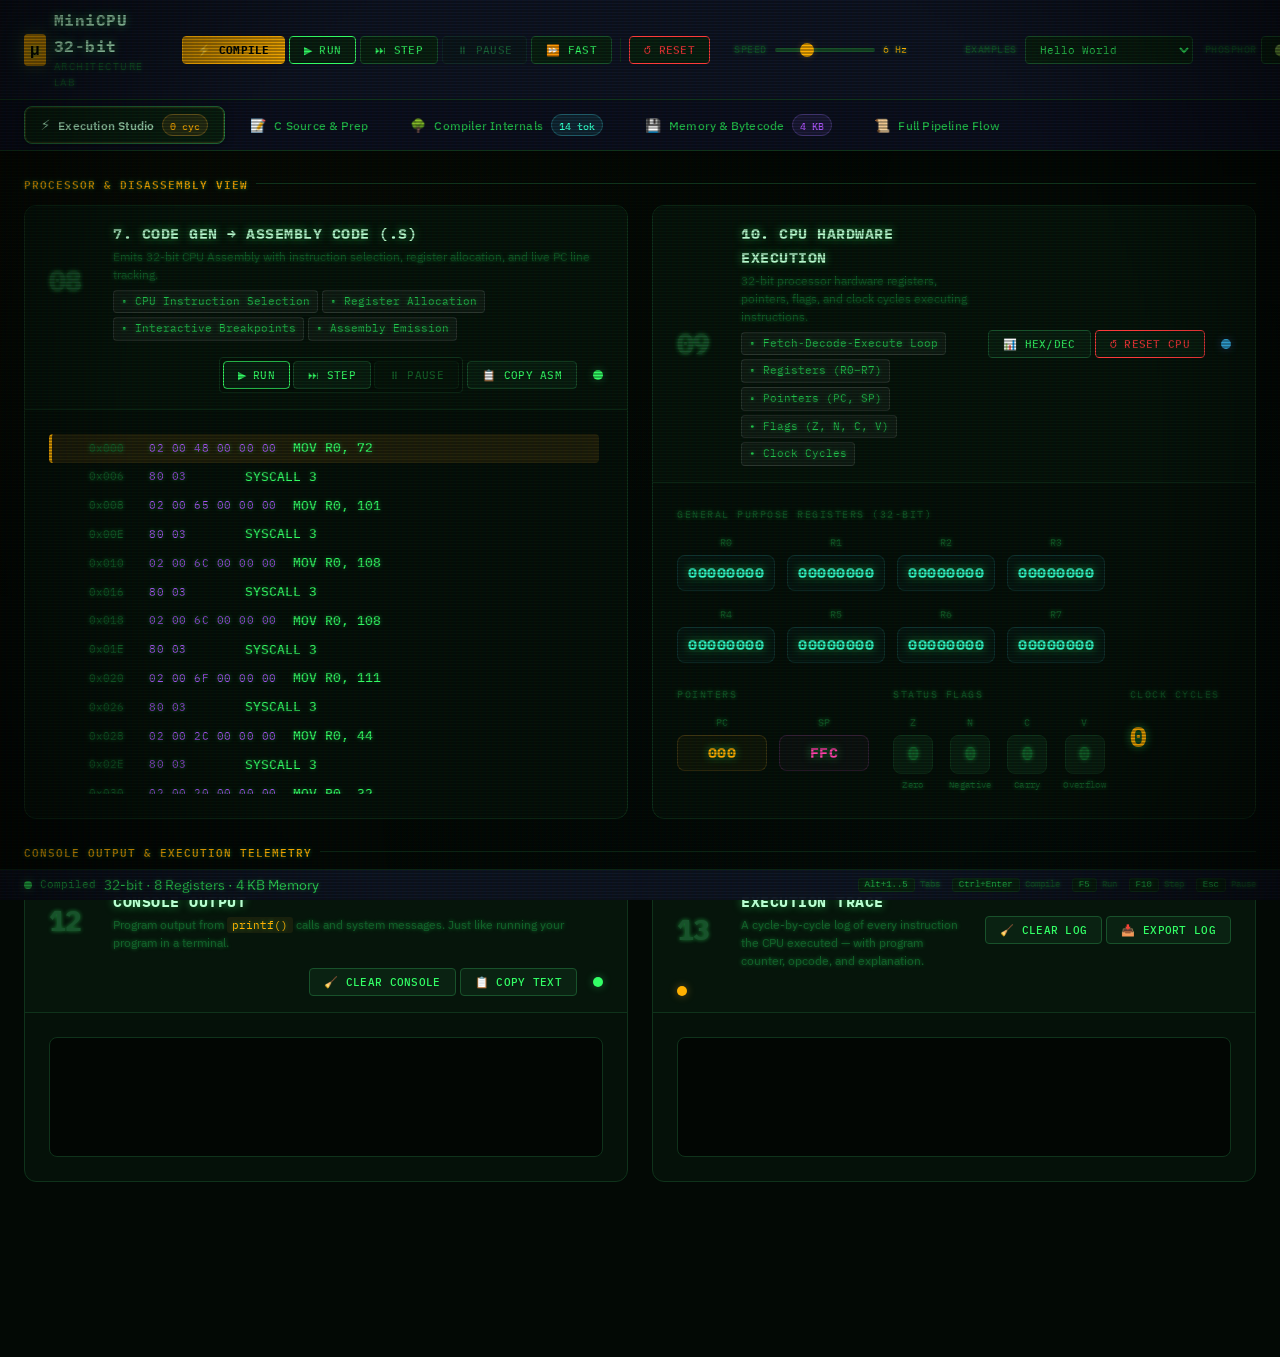
<file: index.html>
<!DOCTYPE html>
<html lang="en">

<head>
    <meta charset="UTF-8">
    <meta name="viewport" content="width=device-width, initial-scale=1.0">
    <meta name="description"
        content="MiniCPU 32-bit — Interactive Computer Architecture Learning Platform. Write real C code and visualize compilation, assembly, and 32-bit CPU execution step by step.">
    <title>MiniCPU 32-bit — Computer Architecture Visualizer</title>
    <link rel="stylesheet" href="style.css">
    <link rel="preconnect" href="https://fonts.googleapis.com">
    <link rel="preconnect" href="https://fonts.gstatic.com" crossorigin>
    <link
        href="https://fonts.googleapis.com/css2?family=IBM+Plex+Mono:wght@400;500;600;700&family=IBM+Plex+Sans:wght@400;500;600&display=swap"
        rel="stylesheet">
</head>

<body>
    <div class="crt-overlay" id="crt-overlay" aria-hidden="true"></div>
    <div id="app">
        <!-- ═══════════════════════════════════════════════════════════
             Sticky Header / Toolbar
             ═══════════════════════════════════════════════════════════ -->
        <header class="header">
            <div class="brand">
                <div class="brand-icon">μ</div>
                <div>
                    <div class="brand-name">MiniCPU <span class="brand-arch">32-bit</span></div>
                    <div class="brand-tag">Architecture Lab</div>
                </div>
            </div>

            <div class="controls">
                <button id="btn-compile" class="btn btn-primary btn-compile-action" title="Compile C Code (Ctrl+Enter)">
                    ⚡ Compile
                </button>
                <button id="btn-run" class="btn btn-run btn-run-action" title="Run (F5)">
                    ▶ Run
                </button>
                <button id="btn-step" class="btn btn-step-action" title="Step (F10)">
                    ⏭ Step
                </button>
                <button id="btn-pause" class="btn btn-pause-action" disabled title="Pause (Esc)">
                    ⏸ Pause
                </button>
                <button id="btn-fast" class="btn btn-fast-action" title="Run to end (instant)">
                    ⏩ Fast
                </button>
                <div class="toolbar-sep"></div>
                <button id="btn-reset" class="btn btn-danger btn-reset-action" title="Reset">
                    ↺ Reset
                </button>
            </div>

            <div class="speed-control">
                <label for="speed-slider">Speed</label>
                <input type="range" id="speed-slider" min="1" max="100" value="30">
                <span id="speed-value" class="speed-value">5 Hz</span>
            </div>

            <div class="example-control">
                <label for="example-select">Examples</label>
                <select id="example-select"></select>
            </div>

            <div class="theme-control">
                <label for="theme-select">Phosphor</label>
                <select id="theme-select" title="Terminal Color & Phosphor Theme">
                    <option value="crt-green">🟢 Green Phosphor</option>
                    <option value="crt-amber">🟠 Amber Phosphor</option>
                    <option value="dark">🌌 Cyber Dark</option>
                    <option value="light">☀️ Paper Light</option>
                </select>
            </div>

            <button id="btn-crt-toggle" class="btn" title="Toggle CRT Scanlines & Phosphor Bloom">
                📺 CRT FX: ON
            </button>
        </header>

        <!-- ═══════════════════════════════════════════════════════════
             Tab Navigation Bar
             ═══════════════════════════════════════════════════════════ -->
        <nav class="tab-bar" id="tab-bar" role="tablist" aria-label="Pipeline Views">
            <button class="tab-btn active" data-tab="pane-studio" role="tab" aria-selected="true" title="Execution Studio (Alt+1)">
                <span class="tab-icon">⚡</span>
                <span class="tab-label">Execution Studio</span>
                <span class="tab-badge badge-amber" id="badge-cycles">0 cyc</span>
            </button>
            <button class="tab-btn" data-tab="pane-source" role="tab" aria-selected="false" title="C Source & Preprocessor (Alt+2)">
                <span class="tab-icon">📝</span>
                <span class="tab-label">C Source & Prep</span>
            </button>
            <button class="tab-btn" data-tab="pane-compiler" role="tab" aria-selected="false" title="Compiler Internals (Alt+3)">
                <span class="tab-icon">🌳</span>
                <span class="tab-label">Compiler Internals</span>
                <span class="tab-badge badge-cyan" id="badge-tokens">0 tok</span>
            </button>
            <button class="tab-btn" data-tab="pane-memory" role="tab" aria-selected="false" title="Memory & Bytecode (Alt+4)">
                <span class="tab-icon">💾</span>
                <span class="tab-label">Memory & Bytecode</span>
                <span class="tab-badge badge-purple" id="badge-mem">4 KB</span>
            </button>
            <button class="tab-btn" data-tab="tab-pipeline" role="tab" aria-selected="false" title="Full Pipeline Flow (Alt+5)">
                <span class="tab-icon">📜</span>
                <span class="tab-label">Full Pipeline Flow</span>
            </button>
        </nav>

        <!-- ═══════════════════════════════════════════════════════════
             Pipeline Flow — Workspace Tab Panes
             ═══════════════════════════════════════════════════════════ -->
        <main class="pipeline" id="main-pipeline">

            <!-- ═══════════════════════════════════════════════════════
                 Tab Pane: Execution Studio (Default Interactive View)
                 ═══════════════════════════════════════════════════════ -->
            <div class="tab-pane active" id="pane-studio">
                <div class="studio-section-label">Processor & Disassembly View</div>
                <div class="stage-row studio-row">
                    <!-- ── Stage 08: 7. Code Generation → Assembly Code ────── -->
                    <section class="stage" id="stage-asm">
                        <div class="stage-header">
                            <div class="stage-number">08</div>
                            <div class="stage-info">
                                <h2 class="stage-title">7. Code Gen → Assembly Code (.s)</h2>
                                <p class="stage-desc">Emits 32-bit CPU Assembly with instruction selection, register
                                    allocation, and live PC line tracking.</p>
                                <div class="stage-feature-tags">
                                    <span class="stage-tag">• CPU Instruction Selection</span>
                                    <span class="stage-tag">• Register Allocation</span>
                                    <span class="stage-tag">• Interactive Breakpoints</span>
                                    <span class="stage-tag">• Assembly Emission</span>
                                </div>
                            </div>
                            <div class="stage-actions">
                                <div class="stage-btn-group">
                                    <button class="btn btn-run btn-run-action" title="Run (F5)">▶ Run</button>
                                    <button class="btn btn-step-action" title="Step (F10)">⏭ Step</button>
                                    <button class="btn btn-pause-action" disabled title="Pause (Esc)">⏸ Pause</button>
                                </div>
                                <button id="btn-copy-asm" class="btn" title="Copy Assembly Listing">
                                    📋 Copy ASM
                                </button>
                            </div>
                            <div class="stage-dot dot-green"></div>
                        </div>
                        <div class="stage-body">
                            <div id="asm-output" class="asm-listing"></div>
                        </div>
                    </section>

                    <!-- ── Stage 09: 10. CPU Hardware Execution → CPU State ── -->
                    <section class="stage" id="stage-cpu">
                        <div class="stage-header">
                            <div class="stage-number">09</div>
                            <div class="stage-info">
                                <h2 class="stage-title">10. CPU Hardware Execution</h2>
                                <p class="stage-desc">32-bit processor hardware registers, pointers, flags, and clock cycles
                                    executing instructions.</p>
                                <div class="stage-feature-tags">
                                    <span class="stage-tag">• Fetch-Decode-Execute Loop</span>
                                    <span class="stage-tag">• Registers (R0–R7)</span>
                                    <span class="stage-tag">• Pointers (PC, SP)</span>
                                    <span class="stage-tag">• Flags (Z, N, C, V)</span>
                                    <span class="stage-tag">• Clock Cycles</span>
                                </div>
                            </div>
                            <div class="stage-actions">
                                <button id="btn-cpu-format" class="btn" title="Toggle Register View (Hex / Decimal)">
                                    📊 Hex/Dec
                                </button>
                                <button id="btn-cpu-reset-regs" class="btn btn-danger" title="Zero Registers">
                                    ↺ Reset CPU
                                </button>
                            </div>
                            <div class="stage-dot dot-blue"></div>
                        </div>
                        <div class="stage-body">
                            <div class="cpu-layout">
                                <!-- General Registers -->
                                <div class="cpu-section">
                                    <div class="cpu-section-title">General Purpose Registers (32-bit)</div>
                                    <div class="register-group">
                                        <div class="register">
                                            <span class="reg-name">R0</span>
                                            <span class="reg-value" id="reg-r0">00000000</span>
                                        </div>
                                        <div class="register">
                                            <span class="reg-name">R1</span>
                                            <span class="reg-value" id="reg-r1">00000000</span>
                                        </div>
                                        <div class="register">
                                            <span class="reg-name">R2</span>
                                            <span class="reg-value" id="reg-r2">00000000</span>
                                        </div>
                                        <div class="register">
                                            <span class="reg-name">R3</span>
                                            <span class="reg-value" id="reg-r3">00000000</span>
                                        </div>
                                    </div>
                                    <div class="register-group">
                                        <div class="register">
                                            <span class="reg-name">R4</span>
                                            <span class="reg-value" id="reg-r4">00000000</span>
                                        </div>
                                        <div class="register">
                                            <span class="reg-name">R5</span>
                                            <span class="reg-value" id="reg-r5">00000000</span>
                                        </div>
                                        <div class="register">
                                            <span class="reg-name">R6</span>
                                            <span class="reg-value" id="reg-r6">00000000</span>
                                        </div>
                                        <div class="register">
                                            <span class="reg-name">R7</span>
                                            <span class="reg-value" id="reg-r7">00000000</span>
                                        </div>
                                    </div>
                                </div>

                                <!-- Special Registers -->
                                <div class="cpu-section">
                                    <div class="cpu-section-title">Pointers</div>
                                    <div class="register-group">
                                        <div class="register reg-pc">
                                            <span class="reg-name">PC</span>
                                            <span class="reg-value" id="reg-pc">000</span>
                                        </div>
                                        <div class="register reg-sp">
                                            <span class="reg-name">SP</span>
                                            <span class="reg-value" id="reg-sp">FFC</span>
                                        </div>
                                    </div>
                                </div>

                                <!-- Flags -->
                                <div class="cpu-section">
                                    <div class="cpu-section-title">Status Flags</div>
                                    <div class="flag-group">
                                        <div class="flag">
                                            <span class="flag-name">Z</span>
                                            <span class="flag-value" id="flag-z">0</span>
                                            <span class="flag-label">Zero</span>
                                        </div>
                                        <div class="flag">
                                            <span class="flag-name">N</span>
                                            <span class="flag-value" id="flag-n">0</span>
                                            <span class="flag-label">Negative</span>
                                        </div>
                                        <div class="flag">
                                            <span class="flag-name">C</span>
                                            <span class="flag-value" id="flag-c">0</span>
                                            <span class="flag-label">Carry</span>
                                        </div>
                                        <div class="flag">
                                            <span class="flag-name">V</span>
                                            <span class="flag-value" id="flag-v">0</span>
                                            <span class="flag-label">Overflow</span>
                                        </div>
                                    </div>
                                </div>

                                <!-- Cycle Counter -->
                                <div class="cpu-section">
                                    <div class="cpu-section-title">Clock Cycles</div>
                                    <div class="cycle-display">
                                        <span class="cycle-value" id="cycle-count">0</span>
                                    </div>
                                </div>
                            </div>
                        </div>
                    </section>
                </div>

                <div class="studio-section-label" style="margin-top: var(--space-xl);">Console Output & Execution Telemetry</div>
                <div class="stage-row studio-row">
                    <!-- ── Stage 12: Console Output ─────────────────────────── -->
                    <section class="stage" id="stage-console">
                        <div class="stage-header">
                            <div class="stage-number">12</div>
                            <div class="stage-info">
                                <h2 class="stage-title">Console Output</h2>
                                <p class="stage-desc">Program output from <code>printf()</code> calls and system messages. Just
                                    like running your program in a terminal.</p>
                            </div>
                            <div class="stage-actions">
                                <button id="btn-clear-console" class="btn" title="Clear Console Output">
                                    🧹 Clear Console
                                </button>
                                <button id="btn-copy-console" class="btn" title="Copy Output to Clipboard">
                                    📋 Copy Text
                                </button>
                            </div>
                            <div class="stage-dot dot-green"></div>
                        </div>
                        <div class="stage-body">
                            <div id="console-output" class="console-view"></div>
                        </div>
                    </section>

                    <!-- ── Stage 13: Execution Trace ────────────────────────── -->
                    <section class="stage" id="stage-trace">
                        <div class="stage-header">
                            <div class="stage-number">13</div>
                            <div class="stage-info">
                                <h2 class="stage-title">Execution Trace</h2>
                                <p class="stage-desc">A cycle-by-cycle log of every instruction the CPU executed — with program
                                    counter, opcode, and explanation.</p>
                            </div>
                            <div class="stage-actions">
                                <button id="btn-clear-trace" class="btn" title="Clear Execution Trace">
                                    🧹 Clear Log
                                </button>
                                <button id="btn-export-trace" class="btn" title="Export Trace to Text File">
                                    📥 Export Log
                                </button>
                            </div>
                            <div class="stage-dot dot-amber"></div>
                        </div>
                        <div class="stage-body">
                            <div id="trace-output" class="trace-view"></div>
                        </div>
                    </section>
                </div>
            </div>

            <!-- ═══════════════════════════════════════════════════════
                 Tab Pane: C Source & Preprocessing
                 ═══════════════════════════════════════════════════════ -->
            <div class="tab-pane" id="pane-source">
                <!-- ── Stage 01: Source Code (.c) ─────────────────────── -->
                <section class="stage" id="stage-source">
                    <div class="stage-header">
                        <div class="stage-number">01</div>
                        <div class="stage-info">
                            <h2 class="stage-title">Source Code (.c)</h2>
                            <p class="stage-desc">Write high-level C code. Supports <code>main()</code>,
                                <code>printf()</code>, <code>for</code>/<code>while</code> loops,
                                <code>if</code>/<code>else</code>, <code>return</code>, and arithmetic.</p>
                            <div class="stage-feature-tags">
                                <span class="stage-tag">• High-Level C Input</span>
                                <span class="stage-tag">• Functions & Statements</span>
                                <span class="stage-tag">• Control Flow & Expressions</span>
                            </div>
                        </div>
                        <div class="stage-actions">
                            <button id="btn-compile-stage" class="btn btn-primary btn-compile-action"
                                title="Compile C Code (Ctrl+Enter)">
                                ⚡ Compile
                            </button>
                            <button id="btn-copy-source" class="btn" title="Copy Source Code">
                                📋 Copy
                            </button>
                            <button id="btn-clear-source" class="btn" title="Clear Code">
                                🧹 Clear
                            </button>
                        </div>
                        <div class="stage-dot dot-amber"></div>
                    </div>
                    <div class="stage-body">
                        <div class="editor-container">
                            <pre id="editor-highlight" aria-hidden="true"><code id="highlighting-content"></code></pre>
                            <textarea id="source-editor" spellcheck="false" autocomplete="off"
                                placeholder="Write C code here..." rows="16"></textarea>
                        </div>
                    </div>
                </section>

                <div class="pipeline-connector">
                    <div class="connector-line"></div>
                    <div class="connector-label">1. Preprocessing (#include, #define, Comments)</div>
                    <div class="connector-arrow">▼</div>
                </div>

                <!-- ── Stage 02: 1. Preprocessing ──────────────────────── -->
                <section class="stage" id="stage-prep">
                    <div class="stage-header">
                        <div class="stage-number">02</div>
                        <div class="stage-info">
                            <h2 class="stage-title">1. Preprocessing → Preprocessed Source (.i)</h2>
                            <p class="stage-desc">The C Preprocessor expands headers, substitutes macros, and strips
                                comments before lexical analysis.</p>
                            <div class="stage-feature-tags">
                                <span class="stage-tag">• File Inclusion (#include)</span>
                                <span class="stage-tag">• Macro Expansion (#define)</span>
                                <span class="stage-tag">• Comment Removal (//, /* */)</span>
                                <span class="stage-tag">• Conditional Compiling</span>
                            </div>
                        </div>
                        <div class="stage-actions">
                            <span id="prep-header-badge" class="stage-badge">0 headers expanded</span>
                            <button id="btn-copy-prep" class="btn" title="Copy Preprocessed Source">
                                📋 Copy Code
                            </button>
                        </div>
                        <div class="stage-dot dot-amber"></div>
                    </div>
                    <div class="stage-body">
                        <pre id="preprocessed-output"
                            class="preprocessed-view"><code>// Preprocessed code will appear here after compilation...</code></pre>
                    </div>
                </section>
            </div>

            <!-- ═══════════════════════════════════════════════════════
                 Tab Pane: Compiler Internals
                 ═══════════════════════════════════════════════════════ -->
            <div class="tab-pane" id="pane-compiler">
                <div class="compiler-subnav" id="compiler-subnav">
                    <span class="subnav-label">Filter Stage:</span>
                    <button class="subnav-btn active" data-stage="all">All (03–07)</button>
                    <button class="subnav-btn" data-stage="stage-tokens">03 Tokens</button>
                    <button class="subnav-btn" data-stage="stage-ast">04 AST Tree</button>
                    <button class="subnav-btn" data-stage="stage-semantic">05 Symbol Table</button>
                    <button class="subnav-btn" data-stage="stage-raw-ir">06 Raw 3AC</button>
                    <button class="subnav-btn" data-stage="stage-opt-ir">07 Opt IR</button>
                </div>

                <!-- ── Stage 03: 2. Lexical Analysis ───────────────────── -->
                <section class="stage" id="stage-tokens">
                    <div class="stage-header">
                        <div class="stage-number">03</div>
                        <div class="stage-info">
                            <h2 class="stage-title">2. Lexical Analysis → Tokens</h2>
                            <p class="stage-desc">The lexer scans characters and groups them into atomic compiler tokens
                                with positions and attributes.</p>
                            <div class="stage-feature-tags">
                                <span class="stage-tag">• Input Buffering</span>
                                <span class="stage-tag">• Regex Matching</span>
                                <span class="stage-tag">• Tokenization & Attributes</span>
                                <span class="stage-tag">• Symbol Table Insertion</span>
                            </div>
                        </div>
                        <div class="stage-actions">
                            <span id="token-count-badge" class="stage-badge">0 tokens</span>
                            <button id="btn-copy-tokens" class="btn" title="Copy Token Stream">
                                📋 Copy Tokens
                            </button>
                        </div>
                        <div class="stage-dot dot-magenta"></div>
                    </div>
                    <div class="stage-body">
                        <div id="token-output" class="token-flow"></div>
                    </div>
                </section>

                <div class="pipeline-connector">
                    <div class="connector-line"></div>
                    <div class="connector-label">3. Syntax Analysis (Context-Free Grammar Parsing)</div>
                    <div class="connector-arrow">▼</div>
                </div>

                <!-- ── Stage 04: 3. Syntax Analysis ────────────────────── -->
                <section class="stage" id="stage-ast">
                    <div class="stage-header">
                        <div class="stage-number">04</div>
                        <div class="stage-info">
                            <h2 class="stage-title">3. Syntax Analysis → Abstract Syntax Tree (AST)</h2>
                            <p class="stage-desc">The parser builds a hierarchical tree capturing the program's structural
                                semantics and statement flow.</p>
                            <div class="stage-feature-tags">
                                <span class="stage-tag">• Context-Free Grammar Rules</span>
                                <span class="stage-tag">• LL/LR Parsing Engines</span>
                                <span class="stage-tag">• Parse Tree Generation</span>
                                <span class="stage-tag">• Tree Pruning & Flattening</span>
                            </div>
                        </div>
                        <div class="stage-actions">
                            <button id="btn-ast-expand" class="btn" title="Expand Tree Nodes">
                                📂 Expand
                            </button>
                            <button id="btn-ast-collapse" class="btn" title="Collapse Tree Nodes">
                                📁 Collapse
                            </button>
                            <button id="btn-copy-ast" class="btn" title="Copy AST Tree">
                                📋 Copy AST
                            </button>
                        </div>
                        <div class="stage-dot dot-cyan"></div>
                    </div>
                    <div class="stage-body">
                        <div id="ast-output" class="ast-tree"></div>
                    </div>
                </section>

                <div class="pipeline-connector">
                    <div class="connector-line"></div>
                    <div class="connector-label">4. Semantic Analysis (Type Checking & Scope Resolution)</div>
                    <div class="connector-arrow">▼</div>
                </div>

                <!-- ── Stage 05: 4. Semantic Analysis ──────────────────── -->
                <section class="stage" id="stage-semantic">
                    <div class="stage-header">
                        <div class="stage-number">05</div>
                        <div class="stage-info">
                            <h2 class="stage-title">4. Semantic Analysis → Annotated Symbol Table</h2>
                            <p class="stage-desc">Validates variable scope, strict type checking, function signatures, and
                                assigns memory symbol offsets.</p>
                            <div class="stage-feature-tags">
                                <span class="stage-tag">• Strict Type Checking</span>
                                <span class="stage-tag">• Variable Scope Resolution</span>
                                <span class="stage-tag">• Memory Address Offset Assignment</span>
                            </div>
                        </div>
                        <div class="stage-actions">
                            <button id="btn-copy-symbols" class="btn" title="Copy Symbol Table">
                                📋 Copy Table
                            </button>
                        </div>
                        <div class="stage-dot dot-blue"></div>
                    </div>
                    <div class="stage-body">
                        <div id="symbol-output" class="preprocessed-view"></div>
                    </div>
                </section>

                <div class="pipeline-connector">
                    <div class="connector-line"></div>
                    <div class="connector-label">5. Intermediate Code Gen (Target-Independent 3AC Mapping)</div>
                    <div class="connector-arrow">▼</div>
                </div>

                <!-- ── Stage 06: 5. Intermediate Code Gen ──────────────── -->
                <section class="stage" id="stage-raw-ir">
                    <div class="stage-header">
                        <div class="stage-number">06</div>
                        <div class="stage-info">
                            <h2 class="stage-title">5. Intermediate Code Gen → Raw IR (Three-Address Code)</h2>
                            <p class="stage-desc">Translates AST into Target-Independent Three-Address Code (3AC) quadruples
                                and temporaries.</p>
                            <div class="stage-feature-tags">
                                <span class="stage-tag">• Target-Independent Mapping</span>
                                <span class="stage-tag">• Three-Address Code (3AC)</span>
                                <span class="stage-tag">• Quadruple Statements</span>
                            </div>
                        </div>
                        <div class="stage-actions">
                            <button id="btn-copy-raw-ir" class="btn" title="Copy Raw IR">
                                📋 Copy 3AC IR
                            </button>
                        </div>
                        <div class="stage-dot dot-magenta"></div>
                    </div>
                    <div class="stage-body">
                        <pre id="raw-ir-output"
                            class="preprocessed-view"><code>// Raw Three-Address Code (3AC) IR will appear here...</code></pre>
                    </div>
                </section>

                <div class="pipeline-connector">
                    <div class="connector-line"></div>
                    <div class="connector-label">6. IR Optimization (CFG, Constant Folding, Dead Code)</div>
                    <div class="connector-arrow">▼</div>
                </div>

                <!-- ── Stage 07: 6. IR Optimization ────────────────────── -->
                <section class="stage" id="stage-opt-ir">
                    <div class="stage-header">
                        <div class="stage-number">07</div>
                        <div class="stage-info">
                            <h2 class="stage-title">6. IR Optimization → Optimized IR</h2>
                            <p class="stage-desc">Applies compiler optimizations including Constant Folding, Control Flow
                                Graphs (CFG), and Dead Code Elimination.</p>
                            <div class="stage-feature-tags">
                                <span class="stage-tag">• Control Flow Graphs (CFG)</span>
                                <span class="stage-tag">• Constant Folding</span>
                                <span class="stage-tag">• Loop Invariant Extraction</span>
                                <span class="stage-tag">• Dead Code Elimination</span>
                            </div>
                        </div>
                        <div class="stage-actions">
                            <button id="btn-copy-opt-ir" class="btn" title="Copy Optimized IR">
                                📋 Copy Opt IR
                            </button>
                        </div>
                        <div class="stage-dot dot-green"></div>
                    </div>
                    <div class="stage-body">
                        <pre id="opt-ir-output"
                            class="preprocessed-view"><code>// Optimized IR will appear here...</code></pre>
                    </div>
                </section>
            </div>

            <!-- ═══════════════════════════════════════════════════════
                 Tab Pane: Memory & Bytecode
                 ═══════════════════════════════════════════════════════ -->
            <div class="tab-pane" id="pane-memory">
                <!-- ── Stage 10: 8. Assembler & Encoding → Machine Code ── -->
                <section class="stage" id="stage-bytecode">
                    <div class="stage-header">
                        <div class="stage-number">10</div>
                        <div class="stage-info">
                            <h2 class="stage-title">8. Assembler & Encoding → Machine Code (.bin)</h2>
                            <p class="stage-desc">Resolves jump labels and encodes instructions into raw 32-bit binary
                                opcodes for CPU execution.</p>
                            <div class="stage-feature-tags">
                                <span class="stage-tag">• Label Resolution</span>
                                <span class="stage-tag">• Opcode Encoding</span>
                                <span class="stage-tag">• Binary Byte Stream</span>
                            </div>
                        </div>
                        <div class="stage-actions">
                            <button id="btn-bytecode-hex-dec" class="btn" title="Toggle Hexadecimal / Decimal view">
                                🔢 Hex/Dec
                            </button>
                            <button id="btn-copy-bytecode" class="btn" title="Copy Machine Code Bytes">
                                📋 Copy Bytes
                            </button>
                            <button id="btn-download-bin" class="btn" title="Download Machine Code Binary">
                                💾 Download .bin
                            </button>
                        </div>
                        <div class="stage-dot dot-purple"></div>
                    </div>
                    <div class="stage-body">
                        <div id="bytecode-output" class="bytecode-view"></div>
                    </div>
                </section>

                <div class="pipeline-connector">
                    <div class="connector-line"></div>
                    <div class="connector-label">9. Memory Linking & Segment Placement</div>
                    <div class="connector-arrow">▼</div>
                </div>

                <!-- ── Stage 11: 9. Memory Linking & Load → Memory ─────── -->
                <section class="stage" id="stage-memory">
                    <div class="stage-header">
                        <div class="stage-number">11</div>
                        <div class="stage-info">
                            <h2 class="stage-title">9. Memory Linking & Load → Memory (RAM)</h2>
                            <p class="stage-desc">4 KB byte-addressable memory layout. Code segment at 0x000, Data segment
                                at 0x800, and Stack segment at 0xFFC.</p>
                            <div class="stage-feature-tags">
                                <span class="stage-tag">• Code Segment (0x000–0x7FF)</span>
                                <span class="stage-tag">• Data Segment (0x800–0xFBF)</span>
                                <span class="stage-tag">• Stack Segment (0xFC0–0xFFF)</span>
                            </div>
                        </div>
                        <div class="stage-actions">
                            <button id="btn-mem-pc" class="btn" title="Jump to Program Counter in Memory">
                                🎯 Jump to PC
                            </button>
                            <button id="btn-mem-sp" class="btn" title="Jump to Stack Pointer in Memory">
                                🎯 Jump to SP
                            </button>
                            <button id="btn-clear-mem" class="btn btn-danger" title="Zero Memory Contents">
                                🧹 Clear Memory
                            </button>
                        </div>
                        <div class="stage-dot dot-purple"></div>
                    </div>
                    <div class="stage-body">
                        <div class="memory-legend">
                            <span class="legend-item"><span class="legend-swatch legend-code"></span> Code
                                (0x000–0x7FF)</span>
                            <span class="legend-item"><span class="legend-swatch legend-data"></span> Data
                                (0x800–0xFBF)</span>
                            <span class="legend-item"><span class="legend-swatch legend-stack"></span> Stack
                                (0xFC0–0xFFF)</span>
                        </div>
                        <div id="memory-grid" class="memory-grid-container"></div>
                    </div>
                </section>
            </div>

        </main>

        <!-- ═══════════════════════════════════════════════════════════
             Status Bar
             ═══════════════════════════════════════════════════════════ -->
        <footer class="status-bar" id="status-bar">
            <div class="status-led led-idle" id="status-led"></div>
            <span class="status-text" id="status-text">Ready</span>
            <span class="status-arch">32-bit · 8 Registers · 4 KB Memory</span>
            <div class="status-shortcuts">
                <span><kbd>Alt+1..5</kbd> Tabs</span>
                <span><kbd>Ctrl+Enter</kbd> Compile</span>
                <span><kbd>F5</kbd> Run</span>
                <span><kbd>F10</kbd> Step</span>
                <span><kbd>Esc</kbd> Pause</span>
            </div>
        </footer>
    </div>

    <!-- Scripts — order matters -->
    <script src="engine.js"></script>
    <script src="compiler.js"></script>
    <script src="app.js"></script>
</body>

</html>
</file>
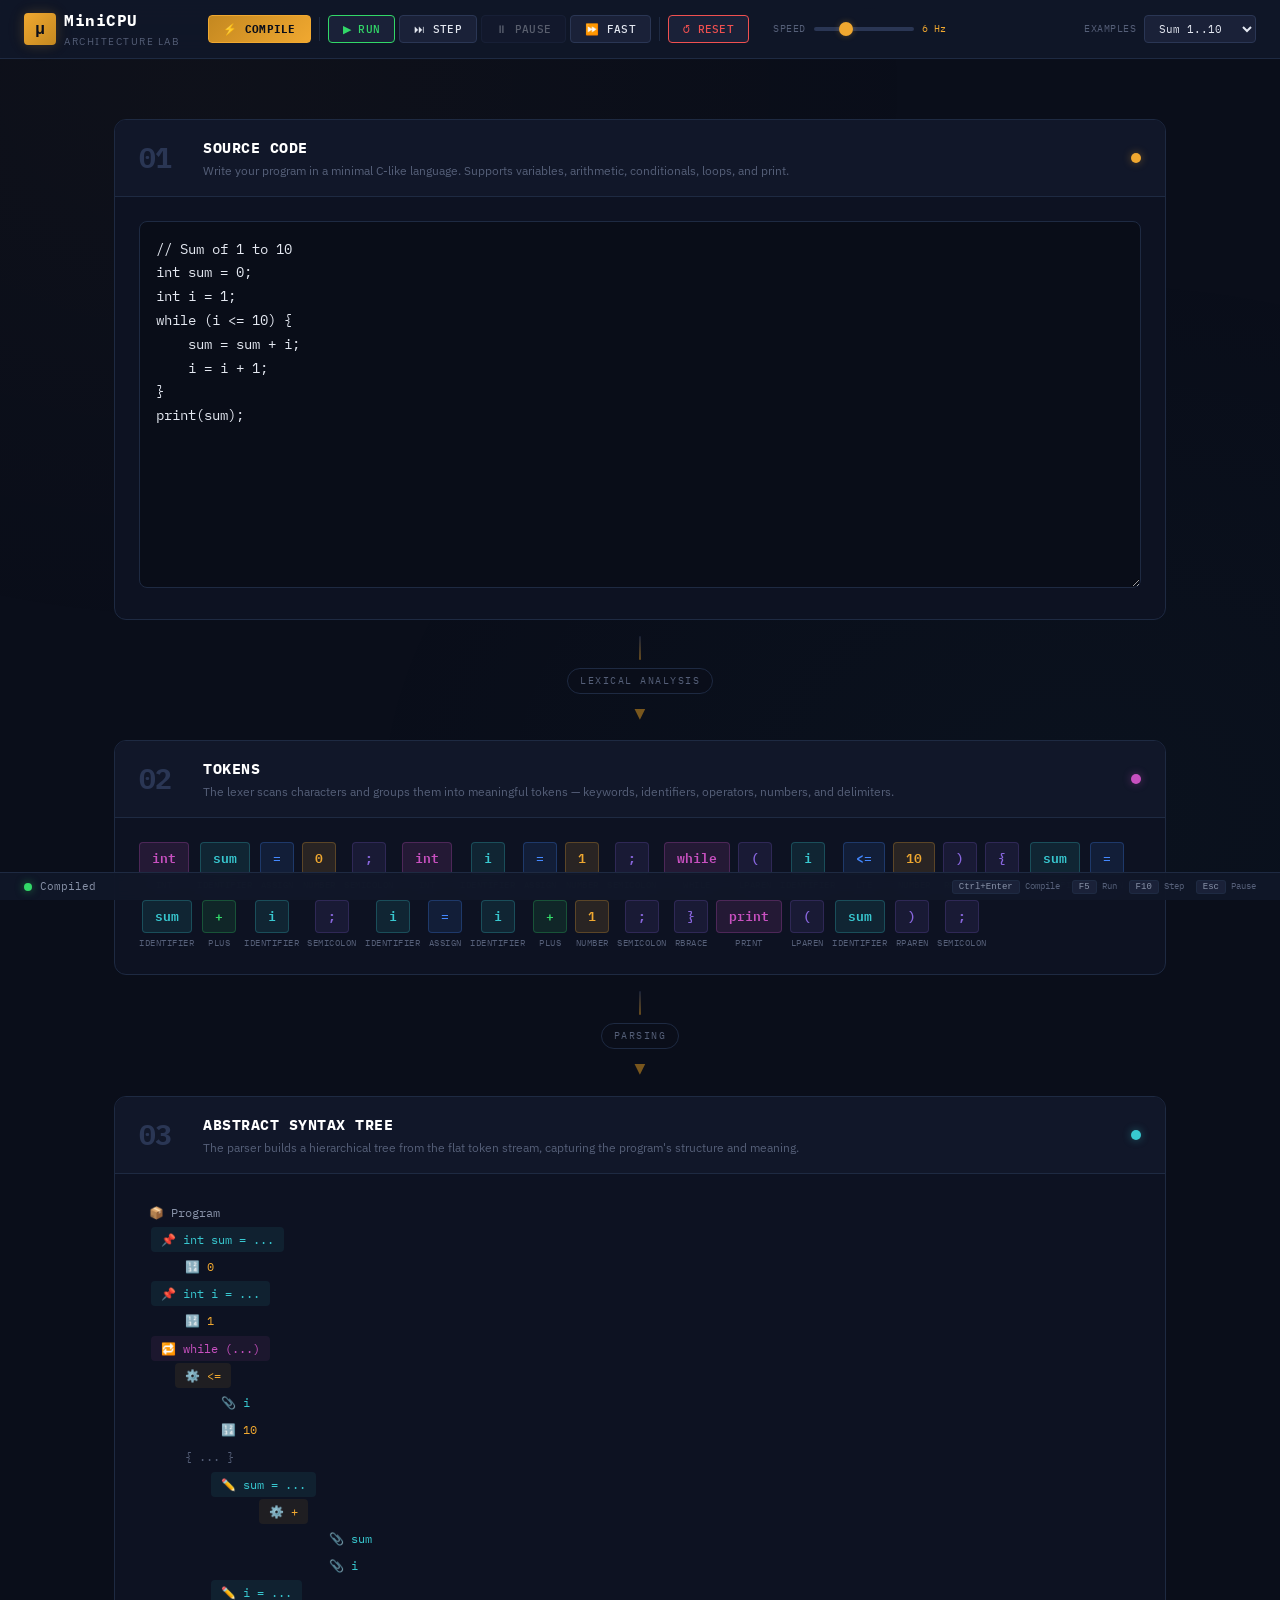
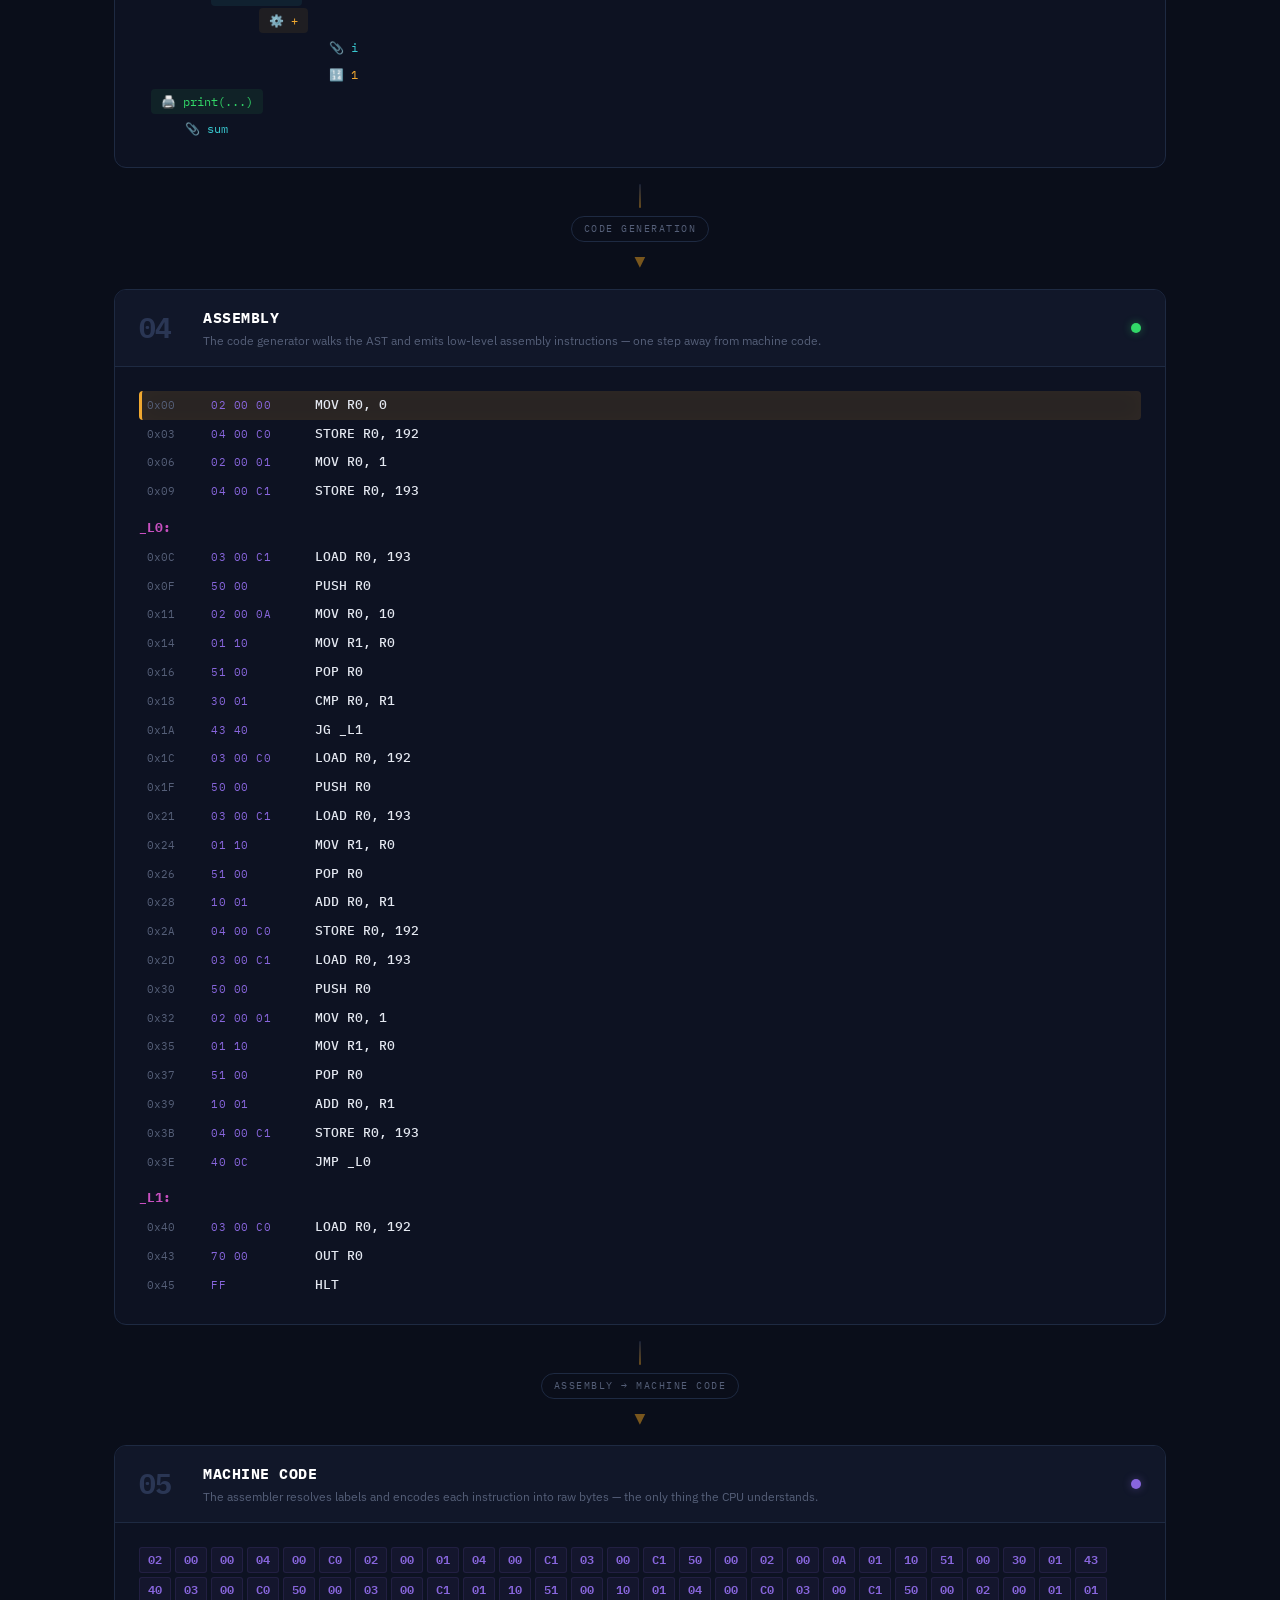
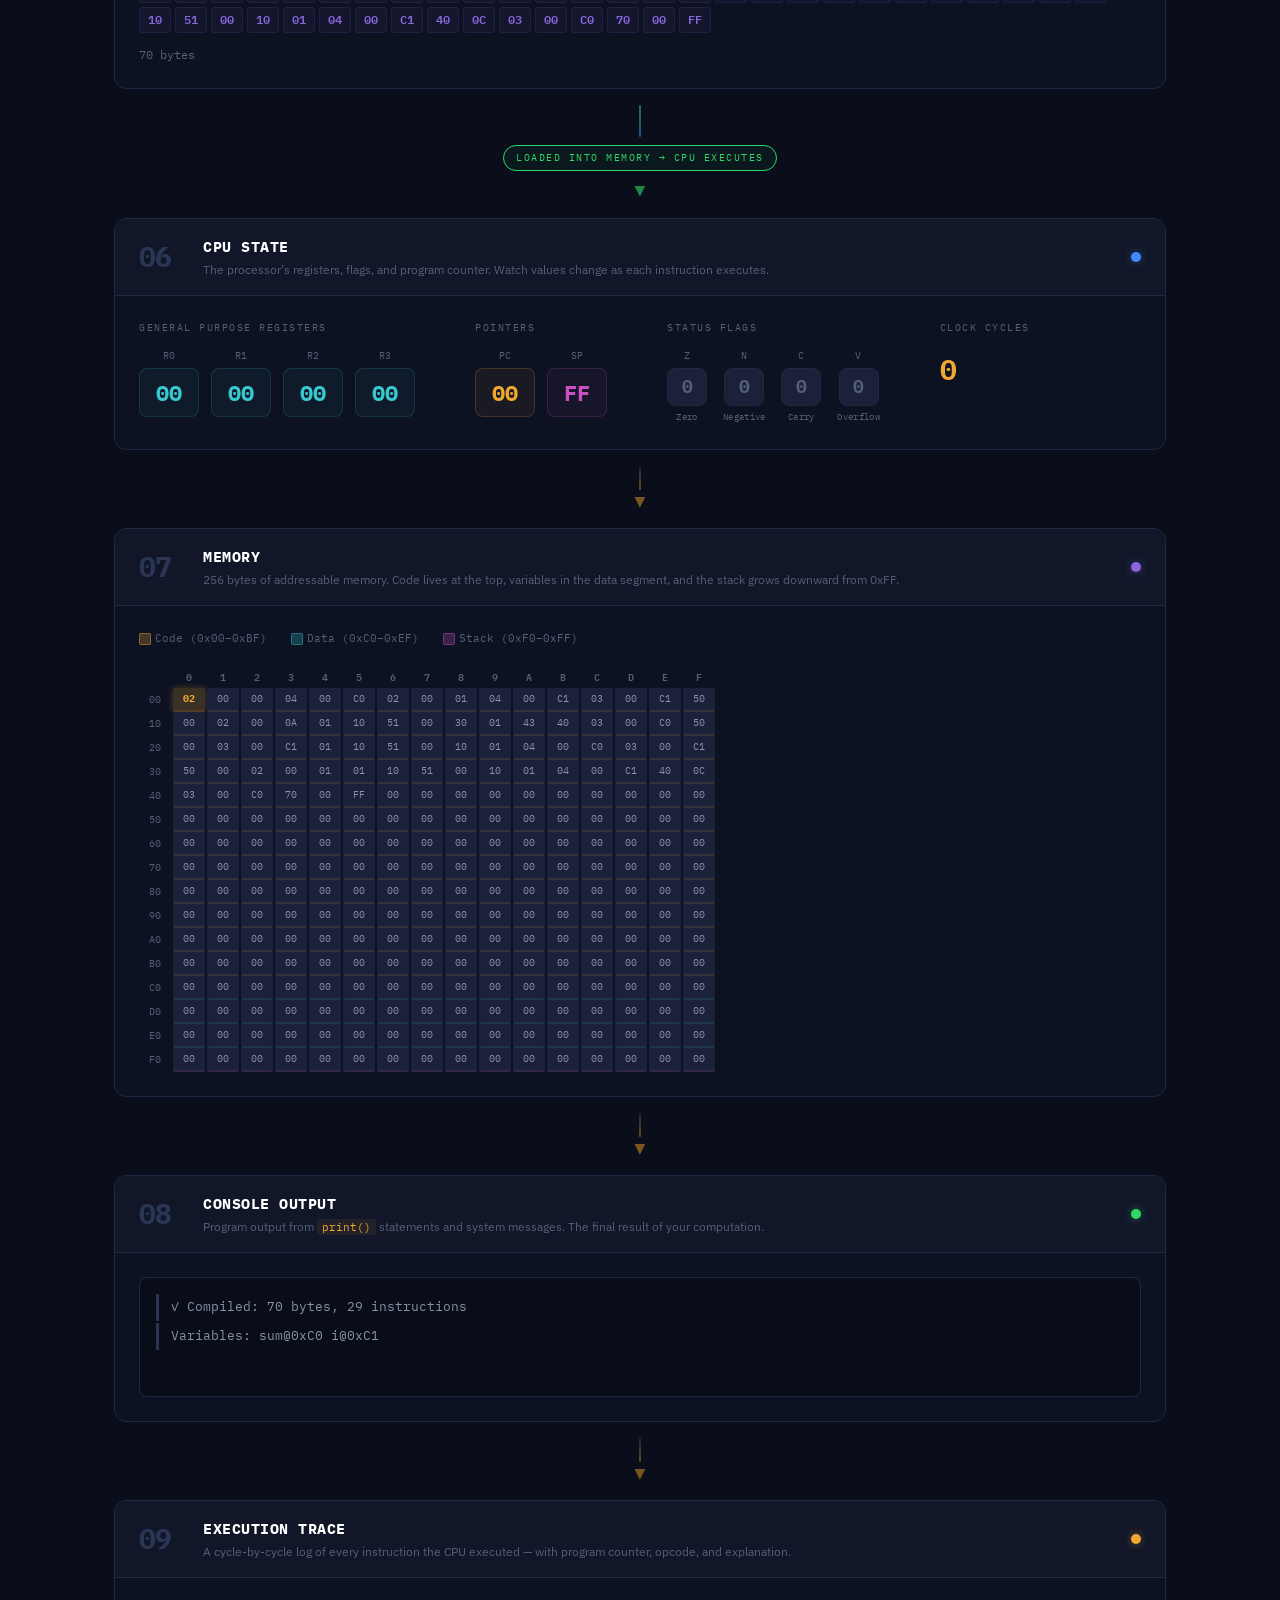
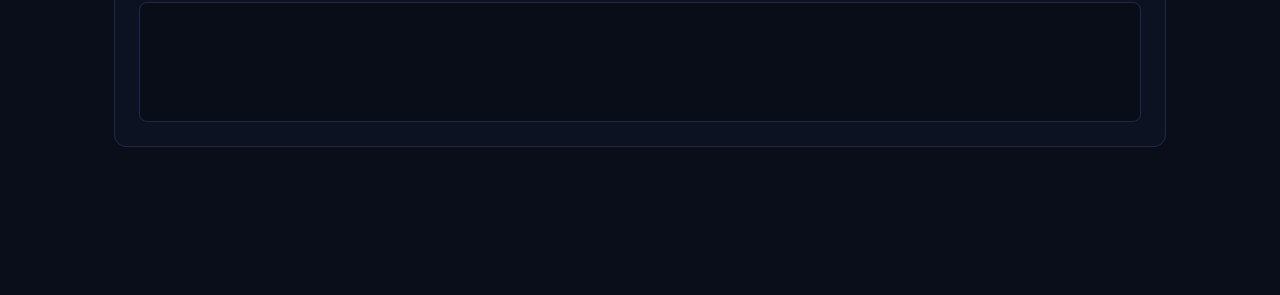
<file: MiniCPU/index.html>
<!DOCTYPE html>
<html lang="en">
<head>
    <meta charset="UTF-8">
    <meta name="viewport" content="width=device-width, initial-scale=1.0">
    <meta name="description" content="MiniCPU — Interactive Computer Architecture Learning Platform. Visualize compilation, assembly, and CPU execution step by step.">
    <title>MiniCPU — Computer Architecture Visualizer</title>
    <link rel="stylesheet" href="style.css">
    <link rel="preconnect" href="https://fonts.googleapis.com">
    <link rel="preconnect" href="https://fonts.gstatic.com" crossorigin>
    <link href="https://fonts.googleapis.com/css2?family=IBM+Plex+Mono:wght@400;500;600;700&family=IBM+Plex+Sans:wght@400;500;600&display=swap" rel="stylesheet">
</head>
<body>
    <div id="app">
        <!-- ═══════════════════════════════════════════════════════════
             Sticky Header / Toolbar
             ═══════════════════════════════════════════════════════════ -->
        <header class="header">
            <div class="brand">
                <div class="brand-icon">μ</div>
                <div>
                    <div class="brand-name">MiniCPU</div>
                    <div class="brand-tag">Architecture Lab</div>
                </div>
            </div>

            <div class="controls">
                <button id="btn-compile" class="btn btn-primary" title="Compile (Ctrl+Enter)">
                    ⚡ Compile
                </button>
                <div class="toolbar-sep"></div>
                <button id="btn-run" class="btn btn-run" title="Run (F5)">
                    ▶ Run
                </button>
                <button id="btn-step" class="btn" title="Step (F10)">
                    ⏭ Step
                </button>
                <button id="btn-pause" class="btn" disabled title="Pause (Esc)">
                    ⏸ Pause
                </button>
                <button id="btn-fast" class="btn" title="Run to end (instant)">
                    ⏩ Fast
                </button>
                <div class="toolbar-sep"></div>
                <button id="btn-reset" class="btn btn-danger" title="Reset">
                    ↺ Reset
                </button>
            </div>

            <div class="speed-control">
                <label for="speed-slider">Speed</label>
                <input type="range" id="speed-slider" min="1" max="100" value="30">
                <span id="speed-value" class="speed-value">5 Hz</span>
            </div>

            <div class="example-control">
                <label for="example-select">Examples</label>
                <select id="example-select"></select>
            </div>
        </header>

        <!-- ═══════════════════════════════════════════════════════════
             Pipeline Flow — Vertical Infographic
             ═══════════════════════════════════════════════════════════ -->
        <main class="pipeline">

            <!-- ── Stage 1: Source Code ─────────────────────────────── -->
            <section class="stage" id="stage-source">
                <div class="stage-header">
                    <div class="stage-number">01</div>
                    <div class="stage-info">
                        <h2 class="stage-title">Source Code</h2>
                        <p class="stage-desc">Write your program in a minimal C-like language. Supports variables, arithmetic, conditionals, loops, and print.</p>
                    </div>
                    <div class="stage-dot dot-amber"></div>
                </div>
                <div class="stage-body">
                    <textarea id="source-editor"
                              spellcheck="false"
                              autocomplete="off"
                              placeholder="Write code here..."
                              rows="14"></textarea>
                </div>
            </section>

            <div class="pipeline-connector">
                <div class="connector-line"></div>
                <div class="connector-label">Lexical Analysis</div>
                <div class="connector-arrow">▼</div>
            </div>

            <!-- ── Stage 2: Tokens ─────────────────────────────────── -->
            <section class="stage" id="stage-tokens">
                <div class="stage-header">
                    <div class="stage-number">02</div>
                    <div class="stage-info">
                        <h2 class="stage-title">Tokens</h2>
                        <p class="stage-desc">The lexer scans characters and groups them into meaningful tokens — keywords, identifiers, operators, numbers, and delimiters.</p>
                    </div>
                    <div class="stage-dot dot-magenta"></div>
                </div>
                <div class="stage-body">
                    <div id="token-output" class="token-flow"></div>
                </div>
            </section>

            <div class="pipeline-connector">
                <div class="connector-line"></div>
                <div class="connector-label">Parsing</div>
                <div class="connector-arrow">▼</div>
            </div>

            <!-- ── Stage 3: Abstract Syntax Tree ───────────────────── -->
            <section class="stage" id="stage-ast">
                <div class="stage-header">
                    <div class="stage-number">03</div>
                    <div class="stage-info">
                        <h2 class="stage-title">Abstract Syntax Tree</h2>
                        <p class="stage-desc">The parser builds a hierarchical tree from the flat token stream, capturing the program's structure and meaning.</p>
                    </div>
                    <div class="stage-dot dot-cyan"></div>
                </div>
                <div class="stage-body">
                    <div id="ast-output" class="ast-tree"></div>
                </div>
            </section>

            <div class="pipeline-connector">
                <div class="connector-line"></div>
                <div class="connector-label">Code Generation</div>
                <div class="connector-arrow">▼</div>
            </div>

            <!-- ── Stage 4: Assembly ───────────────────────────────── -->
            <section class="stage" id="stage-asm">
                <div class="stage-header">
                    <div class="stage-number">04</div>
                    <div class="stage-info">
                        <h2 class="stage-title">Assembly</h2>
                        <p class="stage-desc">The code generator walks the AST and emits low-level assembly instructions — one step away from machine code.</p>
                    </div>
                    <div class="stage-dot dot-green"></div>
                </div>
                <div class="stage-body">
                    <div id="asm-output" class="asm-listing"></div>
                </div>
            </section>

            <div class="pipeline-connector">
                <div class="connector-line"></div>
                <div class="connector-label">Assembly → Machine Code</div>
                <div class="connector-arrow">▼</div>
            </div>

            <!-- ── Stage 5: Bytecode ───────────────────────────────── -->
            <section class="stage" id="stage-bytecode">
                <div class="stage-header">
                    <div class="stage-number">05</div>
                    <div class="stage-info">
                        <h2 class="stage-title">Machine Code</h2>
                        <p class="stage-desc">The assembler resolves labels and encodes each instruction into raw bytes — the only thing the CPU understands.</p>
                    </div>
                    <div class="stage-dot dot-purple"></div>
                </div>
                <div class="stage-body">
                    <div id="bytecode-output" class="bytecode-view"></div>
                </div>
            </section>

            <div class="pipeline-connector connector-execution">
                <div class="connector-line"></div>
                <div class="connector-label">Loaded into Memory → CPU Executes</div>
                <div class="connector-arrow">▼</div>
            </div>

            <!-- ── Stage 6: CPU State ──────────────────────────────── -->
            <section class="stage" id="stage-cpu">
                <div class="stage-header">
                    <div class="stage-number">06</div>
                    <div class="stage-info">
                        <h2 class="stage-title">CPU State</h2>
                        <p class="stage-desc">The processor's registers, flags, and program counter. Watch values change as each instruction executes.</p>
                    </div>
                    <div class="stage-dot dot-blue"></div>
                </div>
                <div class="stage-body">
                    <div class="cpu-layout">
                        <!-- General Registers -->
                        <div class="cpu-section">
                            <div class="cpu-section-title">General Purpose Registers</div>
                            <div class="register-group">
                                <div class="register">
                                    <span class="reg-name">R0</span>
                                    <span class="reg-value" id="reg-r0">00</span>
                                </div>
                                <div class="register">
                                    <span class="reg-name">R1</span>
                                    <span class="reg-value" id="reg-r1">00</span>
                                </div>
                                <div class="register">
                                    <span class="reg-name">R2</span>
                                    <span class="reg-value" id="reg-r2">00</span>
                                </div>
                                <div class="register">
                                    <span class="reg-name">R3</span>
                                    <span class="reg-value" id="reg-r3">00</span>
                                </div>
                            </div>
                        </div>

                        <!-- Special Registers -->
                        <div class="cpu-section">
                            <div class="cpu-section-title">Pointers</div>
                            <div class="register-group">
                                <div class="register reg-pc">
                                    <span class="reg-name">PC</span>
                                    <span class="reg-value" id="reg-pc">00</span>
                                </div>
                                <div class="register reg-sp">
                                    <span class="reg-name">SP</span>
                                    <span class="reg-value" id="reg-sp">FF</span>
                                </div>
                            </div>
                        </div>

                        <!-- Flags -->
                        <div class="cpu-section">
                            <div class="cpu-section-title">Status Flags</div>
                            <div class="flag-group">
                                <div class="flag">
                                    <span class="flag-name">Z</span>
                                    <span class="flag-value" id="flag-z">0</span>
                                    <span class="flag-label">Zero</span>
                                </div>
                                <div class="flag">
                                    <span class="flag-name">N</span>
                                    <span class="flag-value" id="flag-n">0</span>
                                    <span class="flag-label">Negative</span>
                                </div>
                                <div class="flag">
                                    <span class="flag-name">C</span>
                                    <span class="flag-value" id="flag-c">0</span>
                                    <span class="flag-label">Carry</span>
                                </div>
                                <div class="flag">
                                    <span class="flag-name">V</span>
                                    <span class="flag-value" id="flag-v">0</span>
                                    <span class="flag-label">Overflow</span>
                                </div>
                            </div>
                        </div>

                        <!-- Cycle Counter -->
                        <div class="cpu-section">
                            <div class="cpu-section-title">Clock Cycles</div>
                            <div class="cycle-display">
                                <span class="cycle-value" id="cycle-count">0</span>
                            </div>
                        </div>
                    </div>
                </div>
            </section>

            <div class="pipeline-connector">
                <div class="connector-line"></div>
                <div class="connector-arrow">▼</div>
            </div>

            <!-- ── Stage 7: Memory ─────────────────────────────────── -->
            <section class="stage" id="stage-memory">
                <div class="stage-header">
                    <div class="stage-number">07</div>
                    <div class="stage-info">
                        <h2 class="stage-title">Memory</h2>
                        <p class="stage-desc">256 bytes of addressable memory. Code lives at the top, variables in the data segment, and the stack grows downward from 0xFF.</p>
                    </div>
                    <div class="stage-dot dot-purple"></div>
                </div>
                <div class="stage-body">
                    <div class="memory-legend">
                        <span class="legend-item"><span class="legend-swatch legend-code"></span> Code (0x00–0xBF)</span>
                        <span class="legend-item"><span class="legend-swatch legend-data"></span> Data (0xC0–0xEF)</span>
                        <span class="legend-item"><span class="legend-swatch legend-stack"></span> Stack (0xF0–0xFF)</span>
                    </div>
                    <div id="memory-grid" class="memory-grid-container"></div>
                </div>
            </section>

            <div class="pipeline-connector">
                <div class="connector-line"></div>
                <div class="connector-arrow">▼</div>
            </div>

            <!-- ── Stage 8: Console Output ─────────────────────────── -->
            <section class="stage" id="stage-console">
                <div class="stage-header">
                    <div class="stage-number">08</div>
                    <div class="stage-info">
                        <h2 class="stage-title">Console Output</h2>
                        <p class="stage-desc">Program output from <code>print()</code> statements and system messages. The final result of your computation.</p>
                    </div>
                    <div class="stage-dot dot-green"></div>
                </div>
                <div class="stage-body">
                    <div id="console-output" class="console-view"></div>
                </div>
            </section>

            <div class="pipeline-connector">
                <div class="connector-line"></div>
                <div class="connector-arrow">▼</div>
            </div>

            <!-- ── Stage 9: Execution Trace ────────────────────────── -->
            <section class="stage" id="stage-trace">
                <div class="stage-header">
                    <div class="stage-number">09</div>
                    <div class="stage-info">
                        <h2 class="stage-title">Execution Trace</h2>
                        <p class="stage-desc">A cycle-by-cycle log of every instruction the CPU executed — with program counter, opcode, and explanation.</p>
                    </div>
                    <div class="stage-dot dot-amber"></div>
                </div>
                <div class="stage-body">
                    <div id="trace-output" class="trace-view"></div>
                </div>
            </section>

        </main>

        <!-- ═══════════════════════════════════════════════════════════
             Status Bar
             ═══════════════════════════════════════════════════════════ -->
        <footer class="status-bar" id="status-bar">
            <div class="status-led led-idle" id="status-led"></div>
            <span class="status-text" id="status-text">Ready</span>
            <div class="status-shortcuts">
                <span><kbd>Ctrl+Enter</kbd> Compile</span>
                <span><kbd>F5</kbd> Run</span>
                <span><kbd>F10</kbd> Step</span>
                <span><kbd>Esc</kbd> Pause</span>
            </div>
        </footer>
    </div>

    <!-- Scripts — order matters -->
    <script src="engine.js"></script>
    <script src="compiler.js"></script>
    <script src="app.js"></script>
</body>
</html>
</file>
<file: style.css>
/* ============================================================================
   style.css — MiniCPU Theme & Animations
   ============================================================================
   Vertical infographic layout. Each stage is a full-width section.
   Hardware Lab Aesthetic: Deep navy, amber accents, copper tones.
   ============================================================================ */

/* ────────────────────────────────────────────────────────────────────────────
   CSS Custom Properties (Design Tokens)
   ──────────────────────────────────────────────────────────────────────────── */

:root {
    /* Foundation */
    --bg-primary:    #0a0e1a;
    --bg-secondary:  #111729;
    --bg-tertiary:   #1a2138;
    --bg-panel:      #0d1222;
    --bg-input:      #090d18;

    /* Borders */
    --border-subtle: #1e2a42;
    --border-medium: #2a3654;
    --border-bright: #3d4f72;

    /* Text */
    --text-primary:  #e4e8f1;
    --text-secondary:#8892a8;
    --text-muted:    #555f78;
    --text-bright:   #ffffff;

    /* Accents */
    --accent-amber:  #f0a830;
    --accent-amber-dim: #c48820;
    --accent-cyan:   #38c8d0;
    --accent-green:  #32d868;
    --accent-magenta:#c850c0;
    --accent-red:    #f05050;
    --accent-blue:   #4488ff;
    --accent-purple: #8866dd;

    /* Glow effects */
    --glow-amber:    rgba(240, 168, 48, 0.15);
    --glow-cyan:     rgba(56, 200, 208, 0.15);
    --glow-green:    rgba(50, 216, 104, 0.15);
    --glow-red:      rgba(240, 80, 80, 0.15);

    /* Shadows */
    --shadow-sm:  0 1px 3px rgba(0,0,0,0.4);
    --shadow-md:  0 4px 12px rgba(0,0,0,0.5);
    --shadow-lg:  0 8px 32px rgba(0,0,0,0.6);
    --shadow-glow: 0 0 20px rgba(240, 168, 48, 0.08);

    /* Spacing */
    --space-xs: 4px;
    --space-sm: 8px;
    --space-md: 12px;
    --space-lg: 16px;
    --space-xl: 24px;
    --space-2xl: 40px;
    --space-3xl: 60px;

    /* Radii */
    --radius-sm: 4px;
    --radius-md: 8px;
    --radius-lg: 12px;

    /* Typography */
    --font-mono: 'IBM Plex Mono', 'Fira Code', 'Cascadia Code', 'Consolas', monospace;
    --font-ui:   'IBM Plex Sans', 'Inter', -apple-system, system-ui, sans-serif;

    /* Transitions */
    --ease-out: cubic-bezier(0.16, 1, 0.3, 1);
    --transition-fast: 150ms var(--ease-out);
    --transition-med:  300ms var(--ease-out);

    /* Layout */
    --content-max-width: 100%;
    --header-height: 52px;
}

[data-theme="light"] {
    /* Foundation — Crisp White & Slate Light Mode */
    --bg-primary:    #f4f6fa;
    --bg-secondary:  #ffffff;
    --bg-tertiary:   #e5e9f0;
    --bg-panel:      #ffffff;
    --bg-input:      #edf1f7;

    /* Borders */
    --border-subtle: #d8e0e8;
    --border-medium: #b0bec5;
    --border-bright: #78909c;

    /* Text — High Contrast Crisp Dark */
    --text-primary:  #1e293b;
    --text-secondary:#475569;
    --text-muted:    #64748b;
    --text-bright:   #0f172a;

    /* Accents tailored for Light Mode */
    --accent-amber:  #d97706;
    --accent-amber-dim: #b45309;
    --accent-cyan:   #0284c7;
    --accent-green:  #16a34a;
    --accent-magenta:#c026d3;
    --accent-red:    #dc2626;
    --accent-blue:   #2563eb;
    --accent-purple: #7c3aed;

    /* Glows & Shadows */
    --glow-amber:    rgba(217, 119, 6, 0.15);
    --glow-cyan:     rgba(2, 132, 199, 0.15);
    --glow-green:    rgba(22, 163, 74, 0.15);
    --glow-red:      rgba(220, 38, 38, 0.15);

    --shadow-sm:  0 1px 3px rgba(0,0,0,0.06);
    --shadow-md:  0 4px 12px rgba(0,0,0,0.08);
    --shadow-lg:  0 8px 32px rgba(0,0,0,0.1);
    --shadow-glow: 0 0 20px rgba(217, 119, 6, 0.08);
}

/* ────────────────────────────────────────────────────────────────────────────
   Retro Terminal: Green Phosphor CRT (VT100 / Matrix Aesthetic)
   ──────────────────────────────────────────────────────────────────────────── */

[data-theme="crt-green"] {
    /* Foundation — Deep Obsidian & Matrix Green */
    --bg-primary:    #030905;
    --bg-secondary:  #06150b;
    --bg-tertiary:   #0a2212;
    --bg-panel:      #051109;
    --bg-input:      #020603;

    /* Borders — Phosphor Traces */
    --border-subtle: #0f331b;
    --border-medium: #18522b;
    --border-bright: #288c49;

    /* Text — Vibrant Phosphor Green Bloom */
    --text-primary:  #33ff66;
    --text-secondary:#22c54f;
    --text-muted:    #12632b;
    --text-bright:   #b8ffd1;

    /* Accents */
    --accent-amber:  #ffb000;
    --accent-amber-dim: #cc8d00;
    --accent-cyan:   #33ffcc;
    --accent-green:  #33ff66;
    --accent-magenta:#ff44aa;
    --accent-red:    #ff3b3b;
    --accent-blue:   #38bdf8;
    --accent-purple: #a855f7;

    /* Phosphor Glows & Shadows */
    --glow-amber:    rgba(255, 176, 0, 0.25);
    --glow-cyan:     rgba(51, 255, 204, 0.25);
    --glow-green:    rgba(51, 255, 102, 0.35);
    --glow-red:      rgba(255, 59, 59, 0.25);

    --shadow-sm:  0 1px 4px rgba(0, 0, 0, 0.6);
    --shadow-md:  0 4px 16px rgba(0, 0, 0, 0.8);
    --shadow-lg:  0 8px 32px rgba(0, 0, 0, 0.9);
    --shadow-glow: 0 0 24px rgba(51, 255, 102, 0.2);
}

/* ────────────────────────────────────────────────────────────────────────────
   Retro Terminal: Amber Phosphor CRT (IBM 3161 Aesthetic)
   ──────────────────────────────────────────────────────────────────────────── */

[data-theme="crt-amber"] {
    /* Foundation — Deep Coal & Warm Amber */
    --bg-primary:    #0a0601;
    --bg-secondary:  #140b03;
    --bg-tertiary:   #221305;
    --bg-panel:      #100902;
    --bg-input:      #060401;

    /* Borders — Amber Traces */
    --border-subtle: #381f08;
    --border-medium: #59320d;
    --border-bright: #965416;

    /* Text — Luminous Monochrome Amber */
    --text-primary:  #ffb000;
    --text-secondary:#d49200;
    --text-muted:    #6e4c00;
    --text-bright:   #ffebb8;

    /* Accents */
    --accent-amber:  #ffb000;
    --accent-amber-dim: #c78800;
    --accent-cyan:   #ffd166;
    --accent-green:  #ffc033;
    --accent-magenta:#ff5588;
    --accent-red:    #ff4444;
    --accent-blue:   #ffa033;
    --accent-purple: #d97706;

    /* Phosphor Glows & Shadows */
    --glow-amber:    rgba(255, 176, 0, 0.35);
    --glow-cyan:     rgba(255, 209, 102, 0.25);
    --glow-green:    rgba(255, 192, 51, 0.3);
    --glow-red:      rgba(255, 68, 68, 0.25);

    --shadow-sm:  0 1px 4px rgba(0, 0, 0, 0.6);
    --shadow-md:  0 4px 16px rgba(0, 0, 0, 0.8);
    --shadow-lg:  0 8px 32px rgba(0, 0, 0, 0.9);
    --shadow-glow: 0 0 24px rgba(255, 176, 0, 0.2);
}

/* ────────────────────────────────────────────────────────────────────────────
   CRT Overlay, Scanlines & Screen Curvature
   ──────────────────────────────────────────────────────────────────────────── */

.crt-overlay {
    position: fixed;
    top: 0;
    left: 0;
    width: 100vw;
    height: 100vh;
    pointer-events: none;
    z-index: 9999;
    display: none;
}

[data-crt-effects="true"] .crt-overlay {
    display: block;
    background: 
        /* Scanline raster grid */
        linear-gradient(rgba(18, 16, 16, 0) 50%, rgba(0, 0, 0, 0.3) 50%),
        linear-gradient(90deg, rgba(255, 0, 0, 0.02), rgba(0, 255, 0, 0.01), rgba(0, 0, 255, 0.02)),
        /* Vignette curvature shadow */
        radial-gradient(circle at center, transparent 65%, rgba(0, 0, 0, 0.55) 100%);
    background-size: 100% 3px, 6px 100%, 100% 100%;
}

/* Phosphor Bloom when CRT FX is active */
[data-theme="crt-green"][data-crt-effects="true"] body {
    text-shadow: 0 0 4px rgba(51, 255, 102, 0.45);
}

[data-theme="crt-amber"][data-crt-effects="true"] body {
    text-shadow: 0 0 4px rgba(255, 176, 0, 0.45);
}

[data-theme="crt-green"] .brand-name,
[data-theme="crt-green"] .stage-title,
[data-theme="crt-green"] .reg-value,
[data-theme="crt-green"] .cycle-value {
    text-shadow: 0 0 8px rgba(51, 255, 102, 0.6);
}

[data-theme="crt-amber"] .brand-name,
[data-theme="crt-amber"] .stage-title,
[data-theme="crt-amber"] .reg-value,
[data-theme="crt-amber"] .cycle-value {
    text-shadow: 0 0 8px rgba(255, 176, 0, 0.6);
}

/* CRT Screen Power Flicker (ultra subtle) */
@keyframes crt-flicker {
    0% { opacity: 0.995; }
    50% { opacity: 1; }
    100% { opacity: 0.998; }
}

[data-crt-effects="true"] #app {
    animation: crt-flicker 0.12s infinite;
}

/* Terminal blinking cursor in console & editor */
.terminal-cursor {
    display: inline-block;
    width: 8px;
    height: 15px;
    background: var(--text-primary);
    vertical-align: text-bottom;
    animation: term-blink 1s step-end infinite;
}

@keyframes term-blink {
    0%, 100% { opacity: 1; }
    50% { opacity: 0; }
}

/* Theme Control Selector */
.theme-control {
    display: flex;
    align-items: center;
    gap: var(--space-xs);
    font-family: var(--font-mono);
    font-size: 11px;
    color: var(--text-secondary);
}

.theme-control label {
    font-size: 10px;
    text-transform: uppercase;
    letter-spacing: 0.5px;
    color: var(--text-muted);
}

.theme-control select {
    background: var(--bg-tertiary);
    border: 1px solid var(--border-medium);
    border-radius: var(--radius-sm);
    color: var(--text-primary);
    padding: 5px 8px;
    font-family: var(--font-mono);
    font-size: 11px;
    cursor: pointer;
    outline: none;
}

.theme-control select:focus {
    border-color: var(--accent-amber);
}

#btn-crt-toggle {
    font-family: var(--font-mono);
    font-size: 11px;
    letter-spacing: 0.5px;
    border-color: var(--accent-green);
    color: var(--accent-green);
    background: rgba(51, 255, 102, 0.08);
}

#btn-crt-toggle.crt-off {
    border-color: var(--border-medium);
    color: var(--text-muted);
    background: var(--bg-tertiary);
}


/* ────────────────────────────────────────────────────────────────────────────
   Global Reset & Base
   ──────────────────────────────────────────────────────────────────────────── */

*, *::before, *::after {
    box-sizing: border-box;
    margin: 0;
    padding: 0;
}

html {
    scroll-behavior: smooth;
}

body {
    font-family: var(--font-ui);
    font-size: 14px;
    line-height: 1.6;
    color: var(--text-primary);
    background: var(--bg-primary);
    -webkit-font-smoothing: antialiased;
    -moz-osx-font-smoothing: grayscale;
    overflow-x: hidden;
}


/* ────────────────────────────────────────────────────────────────────────────
   Subtle Background Effect
   ──────────────────────────────────────────────────────────────────────────── */

body::before {
    content: '';
    position: fixed;
    top: 0; left: 0; right: 0; bottom: 0;
    background:
        radial-gradient(ellipse at 15% 10%, rgba(240, 168, 48, 0.025) 0%, transparent 50%),
        radial-gradient(ellipse at 85% 90%, rgba(56, 200, 208, 0.025) 0%, transparent 50%);
    pointer-events: none;
    z-index: 0;
}


/* ────────────────────────────────────────────────────────────────────────────
   App Container
   ──────────────────────────────────────────────────────────────────────────── */

#app {
    position: relative;
    z-index: 1;
    min-height: 100vh;
    display: flex;
    flex-direction: column;
}


/* ────────────────────────────────────────────────────────────────────────────
   Sticky Header / Toolbar
   ──────────────────────────────────────────────────────────────────────────── */

.header {
    position: sticky;
    top: 0;
    z-index: 100;
    display: flex;
    align-items: center;
    gap: var(--space-md);
    padding: var(--space-sm) var(--space-xl);
    background: rgba(17, 23, 41, 0.92);
    backdrop-filter: blur(16px) saturate(1.5);
    -webkit-backdrop-filter: blur(16px) saturate(1.5);
    border-bottom: 1px solid var(--border-subtle);
    min-height: var(--header-height);
    flex-shrink: 0;
}

.brand {
    display: flex;
    align-items: center;
    gap: var(--space-sm);
    margin-right: var(--space-lg);
}

.brand-icon {
    width: 32px;
    height: 32px;
    background: linear-gradient(135deg, var(--accent-amber), var(--accent-amber-dim));
    border-radius: var(--radius-sm);
    display: flex;
    align-items: center;
    justify-content: center;
    font-size: 16px;
    font-weight: 700;
    color: var(--bg-primary);
    font-family: var(--font-mono);
    box-shadow: var(--shadow-glow), 0 0 12px rgba(240, 168, 48, 0.15);
}

.brand-name {
    font-family: var(--font-mono);
    font-size: 16px;
    font-weight: 700;
    color: var(--text-bright);
    letter-spacing: 0.5px;
}

.brand-tag {
    font-size: 10px;
    color: var(--text-muted);
    letter-spacing: 1.5px;
    text-transform: uppercase;
}

/* Buttons */
.controls {
    display: flex;
    align-items: center;
    gap: var(--space-xs);
}

.btn {
    display: inline-flex;
    align-items: center;
    gap: 5px;
    padding: 6px 14px;
    border: 1px solid var(--border-medium);
    border-radius: var(--radius-sm);
    background: var(--bg-tertiary);
    color: var(--text-primary);
    font-family: var(--font-mono);
    font-size: 11px;
    font-weight: 500;
    letter-spacing: 0.3px;
    cursor: pointer;
    transition: all var(--transition-fast);
    text-transform: uppercase;
    white-space: nowrap;
}

.btn:hover:not(:disabled) {
    background: var(--border-medium);
    border-color: var(--border-bright);
    transform: translateY(-1px);
    box-shadow: var(--shadow-sm);
}

.btn:active:not(:disabled) { transform: translateY(0); }
.btn:disabled { opacity: 0.35; cursor: not-allowed; }

.btn-primary {
    background: linear-gradient(135deg, var(--accent-amber-dim), var(--accent-amber));
    color: var(--bg-primary);
    border-color: var(--accent-amber);
    font-weight: 700;
}

.btn-primary:hover:not(:disabled) {
    background: var(--accent-amber);
    box-shadow: 0 0 16px rgba(240, 168, 48, 0.35);
}

.btn-run { border-color: var(--accent-green); color: var(--accent-green); }
.btn-run:hover:not(:disabled) {
    background: rgba(50, 216, 104, 0.1);
    box-shadow: 0 0 8px rgba(50, 216, 104, 0.15);
}

.btn-danger { border-color: var(--accent-red); color: var(--accent-red); }
.btn-danger:hover:not(:disabled) { background: rgba(240, 80, 80, 0.1); }

.toolbar-sep {
    width: 1px;
    height: 24px;
    background: var(--border-subtle);
    margin: 0 var(--space-xs);
}

/* Speed */
.speed-control {
    display: flex;
    align-items: center;
    gap: var(--space-sm);
    margin-left: var(--space-md);
}

.speed-control label,
.example-control label {
    font-family: var(--font-mono);
    font-size: 10px;
    color: var(--text-muted);
    text-transform: uppercase;
    letter-spacing: 0.5px;
}

input[type="range"] {
    -webkit-appearance: none;
    width: 100px;
    height: 4px;
    background: var(--border-medium);
    border-radius: 2px;
    outline: none;
}

input[type="range"]::-webkit-slider-thumb {
    -webkit-appearance: none;
    width: 14px; height: 14px;
    background: var(--accent-amber);
    border-radius: 50%;
    cursor: pointer;
    box-shadow: 0 0 6px rgba(240, 168, 48, 0.3);
}

input[type="range"]::-webkit-slider-thumb:hover {
    box-shadow: 0 0 14px rgba(240, 168, 48, 0.5);
}

.speed-value {
    font-family: var(--font-mono);
    font-size: 10px;
    color: var(--accent-amber);
    min-width: 70px;
}

/* Examples */
.example-control {
    display: flex;
    align-items: center;
    gap: var(--space-sm);
    margin-left: auto;
}

select {
    padding: 5px 10px;
    background: var(--bg-tertiary);
    border: 1px solid var(--border-medium);
    border-radius: var(--radius-sm);
    color: var(--text-primary);
    font-family: var(--font-mono);
    font-size: 11px;
    cursor: pointer;
    outline: none;
}

select:focus { border-color: var(--accent-amber); }


/* ────────────────────────────────────────────────────────────────────────────
   Tab Navigation Bar
   ──────────────────────────────────────────────────────────────────────────── */

.tab-bar {
    position: sticky;
    top: var(--header-height);
    z-index: 95;
    display: flex;
    align-items: center;
    gap: var(--space-sm);
    padding: 6px var(--space-xl);
    background: rgba(13, 18, 34, 0.94);
    backdrop-filter: blur(16px) saturate(1.4);
    -webkit-backdrop-filter: blur(16px) saturate(1.4);
    border-bottom: 1px solid var(--border-subtle);
    box-shadow: 0 4px 20px rgba(0, 0, 0, 0.25);
    overflow-x: auto;
    scrollbar-width: none;
}

.tab-bar::-webkit-scrollbar {
    display: none;
}

[data-theme="light"] .tab-bar {
    background: rgba(255, 255, 255, 0.94);
    box-shadow: 0 4px 20px rgba(0, 0, 0, 0.04);
}

.tab-btn {
    display: inline-flex;
    align-items: center;
    gap: 8px;
    padding: 7px 16px;
    border: 1px solid transparent;
    border-radius: var(--radius-md);
    background: transparent;
    color: var(--text-secondary);
    font-family: var(--font-ui);
    font-size: 12px;
    font-weight: 500;
    cursor: pointer;
    transition: all var(--transition-fast);
    white-space: nowrap;
    user-select: none;
}

.tab-btn:hover {
    color: var(--text-primary);
    background: var(--bg-tertiary);
    border-color: var(--border-subtle);
}

.tab-btn.active {
    color: var(--text-bright);
    background: var(--bg-tertiary);
    border-color: var(--border-bright);
    font-weight: 600;
    box-shadow: 0 2px 8px rgba(0, 0, 0, 0.3), inset 0 0 0 1px rgba(240, 168, 48, 0.2);
}

[data-theme="light"] .tab-btn.active {
    box-shadow: 0 2px 8px rgba(0, 0, 0, 0.06), inset 0 0 0 1px rgba(217, 119, 6, 0.2);
}

.tab-btn.active .tab-icon {
    transform: scale(1.1);
}

.tab-icon {
    font-size: 13px;
    transition: transform var(--transition-fast);
}

.tab-label {
    letter-spacing: 0.2px;
}

.tab-badge {
    font-size: 10px;
    font-family: var(--font-mono);
    padding: 1px 7px;
    border-radius: 12px;
    font-weight: 600;
}

.badge-amber {
    background: rgba(240, 168, 48, 0.15);
    color: var(--accent-amber);
    border: 1px solid rgba(240, 168, 48, 0.3);
}

.badge-cyan {
    background: rgba(56, 200, 208, 0.15);
    color: var(--accent-cyan);
    border: 1px solid rgba(56, 200, 208, 0.3);
}

.badge-purple {
    background: rgba(136, 102, 221, 0.15);
    color: var(--accent-purple);
    border: 1px solid rgba(136, 102, 221, 0.3);
}

/* ────────────────────────────────────────────────────────────────────────────
   Tab Panes & Layout
   ──────────────────────────────────────────────────────────────────────────── */

.tab-pane {
    display: none;
}

.tab-pane.active {
    display: block;
    animation: tabFadeIn 0.22s ease-out;
}

@keyframes tabFadeIn {
    from {
        opacity: 0;
        transform: translateY(4px);
    }
    to {
        opacity: 1;
        transform: translateY(0);
    }
}

/* Studio Cockpit Layout */
.studio-section-label {
    font-family: var(--font-mono);
    font-size: 11px;
    text-transform: uppercase;
    letter-spacing: 1px;
    font-weight: 600;
    color: var(--accent-amber);
    margin-bottom: var(--space-md);
    display: flex;
    align-items: center;
    gap: var(--space-sm);
}

.studio-section-label::after {
    content: '';
    flex: 1;
    height: 1px;
    background: var(--border-subtle);
}

.studio-row {
    margin-bottom: var(--space-xl);
}

/* Full Pipeline View Override (When tab-pipeline is active) */
body[data-active-tab="tab-pipeline"] .tab-pane {
    display: block !important;
    margin-bottom: var(--space-2xl);
}

body[data-active-tab="tab-pipeline"] .compiler-subnav {
    display: none !important;
}

body[data-active-tab="tab-pipeline"] .studio-section-label {
    display: none !important;
}

/* Compiler Subnav */
.compiler-subnav {
    display: flex;
    align-items: center;
    gap: var(--space-xs);
    padding: 8px 12px;
    background: var(--bg-panel);
    border: 1px solid var(--border-subtle);
    border-radius: var(--radius-md);
    margin-bottom: var(--space-xl);
    overflow-x: auto;
}

.subnav-label {
    font-size: 10px;
    font-family: var(--font-mono);
    text-transform: uppercase;
    letter-spacing: 1px;
    color: var(--text-muted);
    font-weight: 600;
    margin-right: var(--space-sm);
    white-space: nowrap;
}

.subnav-btn {
    padding: 4px 10px;
    font-size: 11px;
    font-family: var(--font-mono);
    border-radius: var(--radius-sm);
    background: transparent;
    border: 1px solid transparent;
    color: var(--text-secondary);
    cursor: pointer;
    transition: all var(--transition-fast);
    white-space: nowrap;
}

.subnav-btn:hover {
    color: var(--text-primary);
    background: var(--bg-tertiary);
}

.subnav-btn.active {
    background: var(--bg-tertiary);
    border-color: var(--accent-cyan);
    color: var(--accent-cyan);
    font-weight: 600;
}


/* ────────────────────────────────────────────────────────────────────────────
   Pipeline — Vertical Infographic Container
   ──────────────────────────────────────────────────────────────────────────── */

.pipeline {
    flex: 1;
    padding: var(--space-xl);
    padding-bottom: 120px;
    max-width: 100%;
    margin: 0;
    width: 100%;
}


/* ────────────────────────────────────────────────────────────────────────────
   Stage — Each full-width pipeline section
   ──────────────────────────────────────────────────────────────────────────── */

.stage {
    background: var(--bg-panel);
    border: 1px solid var(--border-subtle);
    border-radius: var(--radius-lg);
    overflow: hidden;
    transition: border-color var(--transition-med), box-shadow var(--transition-med);
}

.stage-row {
    display: flex;
    gap: var(--space-xl);
    align-items: stretch;
}

.stage-row > .stage {
    flex: 1;
    min-width: 0;
    display: flex;
    flex-direction: column;
}

.stage-row > .stage > .stage-body {
    flex: 1;
}

.stage:hover {
    border-color: var(--border-medium);
    box-shadow: var(--shadow-lg);
}

/* Stage Header */
.stage-header {
    display: flex;
    align-items: center;
    gap: var(--space-lg);
    padding: var(--space-lg) var(--space-xl);
    background: var(--bg-secondary);
    border-bottom: 1px solid var(--border-subtle);
    flex-wrap: wrap;
}

.stage-number {
    font-family: var(--font-mono);
    font-size: 28px;
    font-weight: 700;
    color: var(--border-medium);
    letter-spacing: -1px;
    line-height: 1;
    min-width: 48px;
    user-select: none;
}

.stage-info {
    flex: 1;
    min-width: 220px;
}

.stage-title {
    font-family: var(--font-mono);
    font-size: 15px;
    font-weight: 700;
    color: var(--text-bright);
    letter-spacing: 0.5px;
    text-transform: uppercase;
    margin-bottom: 2px;
}

.stage-desc {
    font-size: 12px;
    color: var(--text-muted);
    line-height: 1.5;
}

.stage-desc code {
    font-family: var(--font-mono);
    background: rgba(240, 168, 48, 0.08);
    color: var(--accent-amber);
    padding: 1px 5px;
    border-radius: 3px;
    font-size: 11px;
}

.stage-feature-tags {
    display: flex;
    flex-wrap: wrap;
    gap: 4px;
    margin-top: 6px;
}

.stage-tag {
    background: rgba(255, 255, 255, 0.05);
    border: 1px solid rgba(255, 255, 255, 0.1);
    border-radius: 4px;
    padding: 2px 7px;
    font-size: 11px;
    font-family: var(--font-mono);
    color: var(--text-secondary);
    white-space: nowrap;
}

.stage-actions {
    display: flex;
    align-items: center;
    gap: var(--space-xs);
    margin-left: auto;
    flex-wrap: wrap;
}

.stage-btn-group {
    display: flex;
    align-items: center;
    gap: 3px;
    background: rgba(0, 0, 0, 0.25);
    padding: 3px;
    border-radius: var(--radius-sm);
    border: 1px solid var(--border-subtle);
}

.stage-badge {
    font-family: var(--font-mono);
    font-size: 10px;
    padding: 3px 8px;
    background: rgba(200, 80, 192, 0.12);
    color: var(--accent-magenta);
    border: 1px solid rgba(200, 80, 192, 0.25);
    border-radius: 12px;
    text-transform: uppercase;
    letter-spacing: 0.5px;
}

.stage-dot {
    width: 10px;
    height: 10px;
    border-radius: 50%;
    flex-shrink: 0;
}

.dot-amber   { background: var(--accent-amber);  box-shadow: 0 0 8px rgba(240, 168, 48, 0.4); }
.dot-cyan    { background: var(--accent-cyan);    box-shadow: 0 0 8px rgba(56, 200, 208, 0.4); }
.dot-green   { background: var(--accent-green);   box-shadow: 0 0 8px rgba(50, 216, 104, 0.4); }
.dot-magenta { background: var(--accent-magenta); box-shadow: 0 0 8px rgba(200, 80, 192, 0.4); }
.dot-blue    { background: var(--accent-blue);    box-shadow: 0 0 8px rgba(68, 136, 255, 0.4); }
.dot-red     { background: var(--accent-red);     box-shadow: 0 0 8px rgba(240, 80, 80, 0.4); }
.dot-purple  { background: var(--accent-purple);  box-shadow: 0 0 8px rgba(136, 102, 221, 0.4); }

/* Stage Body */
.stage-body {
    padding: var(--space-xl);
    font-family: var(--font-mono);
    font-size: 13px;
    min-height: 100px;
}


/* ────────────────────────────────────────────────────────────────────────────
   Pipeline Connectors — Vertical arrows between stages
   ──────────────────────────────────────────────────────────────────────────── */

.pipeline-connector {
    display: flex;
    flex-direction: column;
    align-items: center;
    padding: var(--space-lg) 0;
    position: relative;
}

.connector-line {
    width: 2px;
    height: 24px;
    background: linear-gradient(to bottom, var(--border-medium), var(--accent-amber-dim));
    border-radius: 1px;
    opacity: 0.5;
}

.connector-label {
    font-family: var(--font-mono);
    font-size: 10px;
    color: var(--text-muted);
    text-transform: uppercase;
    letter-spacing: 1.5px;
    padding: var(--space-xs) var(--space-md);
    background: var(--bg-primary);
    border: 1px solid var(--border-subtle);
    border-radius: 20px;
    margin: var(--space-sm) 0;
}

.connector-arrow {
    font-size: 14px;
    color: var(--accent-amber-dim);
    opacity: 0.6;
    animation: arrowPulse 2s ease-in-out infinite;
}

.connector-execution .connector-label {
    border-color: var(--accent-green);
    color: var(--accent-green);
    background: rgba(50, 216, 104, 0.05);
}

.connector-execution .connector-line {
    background: linear-gradient(to bottom, var(--accent-green), var(--accent-blue));
    height: 32px;
}

.connector-execution .connector-arrow {
    color: var(--accent-green);
}


/* ────────────────────────────────────────────────────────────────────────────
   Stage 1: Source Editor
   ──────────────────────────────────────────────────────────────────────────── */

.editor-container {
    position: relative;
    width: 100%;
    min-height: 320px;
    background: var(--bg-input);
    border: 1px solid var(--border-subtle);
    border-radius: var(--radius-md);
    overflow: hidden;
    transition: border-color var(--transition-fast);
}

.editor-container:focus-within {
    border-color: var(--accent-amber);
    box-shadow: 0 0 0 2px rgba(240, 168, 48, 0.08);
}

#editor-highlight,
#source-editor {
    margin: 0;
    padding: var(--space-lg);
    border: 0;
    width: 100%;
    height: 100%;
    min-height: 320px;
    font-family: var(--font-mono);
    font-size: 14px;
    line-height: 1.7;
    tab-size: 4;
    letter-spacing: 0px;
    white-space: pre-wrap;
    word-break: break-word;
    overflow-y: auto;
    box-sizing: border-box;
}

#editor-highlight {
    position: absolute;
    top: 0;
    left: 0;
    pointer-events: none;
    background: transparent;
    color: var(--text-primary);
    z-index: 1;
}

#editor-highlight code {
    font-family: inherit;
    font-size: inherit;
    line-height: inherit;
    white-space: pre-wrap;
    word-break: break-word;
}

#source-editor {
    position: relative;
    z-index: 2;
    background: transparent;
    color: transparent;
    caret-color: var(--accent-amber);
    resize: vertical;
    outline: none;
    display: block;
}

#source-editor::selection {
    background: rgba(240, 168, 48, 0.25);
    color: transparent;
}

#source-editor::placeholder {
    color: var(--text-muted);
}

/* Preprocessed Code View */
.preprocessed-view {
    margin: 0;
    padding: var(--space-lg);
    background: var(--bg-input);
    border: 1px solid var(--border-subtle);
    border-radius: var(--radius-md);
    min-height: 140px;
    max-height: 380px;
    overflow-y: auto;
    font-family: var(--font-mono);
    font-size: 13px;
    line-height: 1.6;
    color: var(--text-primary);
    white-space: pre-wrap;
    word-break: break-word;
}

/* Annotated Symbol Table Styling */
.symbol-table-wrapper {
    overflow-x: auto;
    background: var(--bg-input);
    border: 1px solid var(--border-subtle);
    border-radius: var(--radius-md);
    padding: var(--space-xs);
}

.symbol-table {
    width: 100%;
    border-collapse: collapse;
    font-family: var(--font-mono);
    font-size: 13px;
    text-align: left;
}

.symbol-table th {
    background: rgba(255, 255, 255, 0.04);
    color: var(--text-secondary);
    padding: 10px 14px;
    border-bottom: 1px solid var(--border-subtle);
    font-weight: 600;
    text-transform: uppercase;
    font-size: 11px;
    letter-spacing: 0.5px;
}

.symbol-table td {
    padding: 10px 14px;
    border-bottom: 1px solid rgba(255, 255, 255, 0.04);
    color: var(--text-primary);
}

.symbol-table tr:last-child td {
    border-bottom: none;
}

.sym-name {
    color: var(--accent-amber);
    font-weight: 600;
}

.sym-addr {
    color: var(--accent-cyan);
}

.sym-badge {
    display: inline-block;
    padding: 2px 8px;
    border-radius: 4px;
    font-size: 11px;
    font-weight: 600;
}

.sym-type {
    background: rgba(77, 166, 255, 0.15);
    color: var(--accent-blue);
    border: 1px solid rgba(77, 166, 255, 0.3);
}

.sym-scope {
    background: rgba(200, 80, 192, 0.15);
    color: var(--accent-magenta);
    border: 1px solid rgba(200, 80, 192, 0.3);
}

.sym-valid {
    background: rgba(46, 204, 113, 0.15);
    color: var(--accent-green);
    border: 1px solid rgba(46, 204, 113, 0.3);
}

.symbol-empty {
    padding: var(--space-lg);
    color: var(--text-muted);
    font-family: var(--font-mono);
    font-size: 13px;
}

/* 3AC IR Syntax Highlighting */
.ir-comment { color: var(--text-muted); font-style: italic; }
.ir-label   { color: var(--accent-amber); font-weight: bold; }
.ir-kw      { color: var(--accent-magenta); font-weight: bold; }
.ir-temp    { color: var(--accent-cyan); font-weight: 600; }
.ir-number  { color: var(--accent-green); }
.ir-linenum { color: var(--text-muted); font-size: 11px; margin-right: 8px; }

/* Syntax Highlighting Tokens */
.hl-preproc  { color: var(--accent-red); font-weight: 600; }
.hl-keyword  { color: var(--accent-magenta); font-weight: 600; }
.hl-type     { color: var(--accent-blue); font-weight: 600; }
.hl-number   { color: var(--accent-amber); }
.hl-string   { color: var(--accent-green); }
.hl-comment  { color: var(--text-muted); font-style: italic; }
.hl-ident    { color: var(--accent-cyan); }
.hl-func     { color: var(--accent-blue); font-weight: 600; }
.hl-punct    { color: var(--text-secondary); }


/* ────────────────────────────────────────────────────────────────────────────
   Stage 2: Token Display
   ──────────────────────────────────────────────────────────────────────────── */

.token-flow {
    display: flex;
    flex-wrap: wrap;
    gap: var(--space-sm);
    align-content: flex-start;
}

.token-wrapper {
    display: flex;
    flex-direction: column;
    align-items: center;
    gap: 3px;
    animation: tokenPop 0.3s var(--ease-out) both;
}

.token-chip {
    padding: 5px 12px;
    border-radius: var(--radius-sm);
    font-family: var(--font-mono);
    font-size: 13px;
    font-weight: 600;
    border: 1px solid transparent;
    transition: all var(--transition-fast);
}

.token-chip:hover {
    transform: translateY(-3px);
    box-shadow: var(--shadow-md);
}

.token-label {
    font-size: 9px;
    color: var(--text-muted);
    text-transform: uppercase;
    letter-spacing: 0.5px;
}

/* Token colors */
.token-number     { background: rgba(240, 168, 48, 0.12); color: var(--accent-amber); border-color: rgba(240, 168, 48, 0.25); }
.token-string     { background: rgba(50, 216, 104, 0.12); color: var(--accent-green); border-color: rgba(50, 216, 104, 0.25); }
.token-identifier { background: rgba(56, 200, 208, 0.10); color: var(--accent-cyan); border-color: rgba(56, 200, 208, 0.25); }
.token-int, .token-void, .token-char,
.token-if, .token-else, .token-while, .token-for,
.token-return, .token-printf {
    background: rgba(200, 80, 192, 0.12); color: var(--accent-magenta); border-color: rgba(200, 80, 192, 0.25);
}
.token-plus, .token-minus, .token-star, .token-slash, .token-percent {
    background: rgba(50, 216, 104, 0.10); color: var(--accent-green); border-color: rgba(50, 216, 104, 0.25);
}
.token-plus_plus, .token-minus_minus,
.token-plus_eq, .token-minus_eq, .token-star_eq, .token-slash_eq, .token-percent_eq {
    background: rgba(50, 216, 104, 0.10); color: var(--accent-green); border-color: rgba(50, 216, 104, 0.25);
}
.token-and_and, .token-or_or, .token-bang {
    background: rgba(240, 168, 48, 0.10); color: var(--accent-amber); border-color: rgba(240, 168, 48, 0.20);
}
.token-assign, .token-eq, .token-neq, .token-lt, .token-gt, .token-lte, .token-gte {
    background: rgba(68, 136, 255, 0.10); color: var(--accent-blue); border-color: rgba(68, 136, 255, 0.25);
}
.token-lparen, .token-rparen, .token-lbrace, .token-rbrace,
.token-lbracket, .token-rbracket,
.token-semicolon, .token-comma {
    background: rgba(136, 102, 221, 0.10); color: var(--accent-purple); border-color: rgba(136, 102, 221, 0.20);
}
.token-hash {
    background: rgba(240, 80, 80, 0.10); color: var(--accent-red); border-color: rgba(240, 80, 80, 0.20);
}
.token-amp, .token-pipe, .token-caret, .token-tilde {
    background: rgba(68, 136, 255, 0.08); color: var(--accent-blue); border-color: rgba(68, 136, 255, 0.18);
}


/* ────────────────────────────────────────────────────────────────────────────
   Stage 3: AST
   ──────────────────────────────────────────────────────────────────────────── */

.ast-tree {
    /* Let it breathe */
}

.ast-node {
    margin: 2px 0;
}

.ast-label {
    display: inline-block;
    padding: 3px 10px;
    border-radius: var(--radius-sm);
    font-size: 12px;
    cursor: default;
    transition: background var(--transition-fast);
}

.ast-label:hover {
    filter: brightness(1.3);
}

.ast-program  { color: var(--text-secondary); }
.ast-function { color: var(--accent-blue);    background: rgba(68, 136, 255, 0.08); }
.ast-data     { color: var(--accent-cyan);    background: rgba(56, 200, 208, 0.08); }
.ast-control  { color: var(--accent-magenta); background: rgba(200, 80, 192, 0.08); }
.ast-io       { color: var(--accent-green);   background: rgba(50, 216, 104, 0.08); }
.ast-expr     { color: var(--accent-amber);   background: rgba(240, 168, 48, 0.08); }
.ast-literal  { color: var(--accent-amber); }
.ast-ident    { color: var(--accent-cyan); }
.ast-block    { color: var(--text-muted); }


/* ────────────────────────────────────────────────────────────────────────────
   Stage 4: Assembly
   ──────────────────────────────────────────────────────────────────────────── */

.asm-listing {
    max-height: 360px;
    overflow-y: auto;
    padding-right: var(--space-xs);
}

.asm-label {
    color: var(--accent-magenta);
    font-weight: 700;
    padding: 4px 0;
    margin-top: var(--space-sm);
    font-size: 13px;
}

.asm-line {
    display: flex;
    gap: var(--space-lg);
    padding: 4px var(--space-sm);
    border-radius: var(--radius-sm);
    transition: background var(--transition-fast);
    align-items: center;
    font-size: 13px;
    position: relative;
}

.asm-bp {
    width: 14px;
    height: 14px;
    display: inline-flex;
    align-items: center;
    justify-content: center;
    cursor: pointer;
    flex-shrink: 0;
    user-select: none;
    margin-right: 2px;
}

.asm-bp::after {
    content: '';
    width: 8px;
    height: 8px;
    border-radius: 50%;
    background: transparent;
    transition: all var(--transition-fast);
}

.asm-line:hover .asm-bp::after {
    background: rgba(240, 80, 80, 0.3);
}

.asm-line.has-breakpoint .asm-bp::after {
    background: var(--accent-red);
    box-shadow: 0 0 8px rgba(240, 80, 80, 0.8);
    transform: scale(1.15);
}

.asm-line.breakpoint-hit {
    background: rgba(240, 80, 80, 0.18) !important;
    border-left: 3px solid var(--accent-red) !important;
    animation: bp-flash 0.8s ease-in-out;
}

@keyframes bp-flash {
    0%, 100% { background: rgba(240, 80, 80, 0.18); }
    50% { background: rgba(240, 80, 80, 0.4); }
}

.asm-line:hover {
    background: rgba(240, 168, 48, 0.04);
}

.asm-line.asm-current {
    background: rgba(240, 168, 48, 0.12);
    border-left: 3px solid var(--accent-amber);
    padding-left: calc(var(--space-sm) - 3px);
    box-shadow: inset 0 0 20px rgba(240, 168, 48, 0.03);
}

.asm-addr {
    color: var(--text-muted);
    min-width: 44px;
    font-size: 11px;
}

.asm-hex {
    color: var(--accent-purple);
    min-width: 80px;
    font-size: 11px;
    letter-spacing: 0.5px;
}

.asm-text {
    color: var(--text-primary);
    font-weight: 500;
}


/* ────────────────────────────────────────────────────────────────────────────
   Stage 5: Bytecode / Machine Code
   ──────────────────────────────────────────────────────────────────────────── */

.bytecode-view {
    /* Container */
}

.bytecode-grid {
    display: flex;
    flex-wrap: wrap;
    gap: 4px;
}

.bytecode-byte {
    display: inline-flex;
    align-items: center;
    justify-content: center;
    width: 32px;
    height: 26px;
    background: rgba(136, 102, 221, 0.06);
    color: var(--accent-purple);
    border: 1px solid rgba(136, 102, 221, 0.12);
    border-radius: 3px;
    font-size: 12px;
    font-weight: 600;
    cursor: default;
    transition: all var(--transition-fast);
    font-family: var(--font-mono);
}

.bytecode-byte:hover {
    background: rgba(136, 102, 221, 0.18);
    transform: scale(1.15);
    box-shadow: 0 0 8px rgba(136, 102, 221, 0.2);
}

.bytecode-summary {
    margin-top: var(--space-md);
    color: var(--text-muted);
    font-size: 12px;
}


/* ────────────────────────────────────────────────────────────────────────────
   Stage 6: CPU State
   ──────────────────────────────────────────────────────────────────────────── */

.cpu-layout {
    display: flex;
    gap: var(--space-xl);
    flex-wrap: wrap;
    align-items: flex-start;
}

.cpu-section {
    display: flex;
    flex-direction: column;
    gap: var(--space-sm);
}

.cpu-section-title {
    font-family: var(--font-mono);
    font-size: 10px;
    text-transform: uppercase;
    letter-spacing: 1.5px;
    color: var(--text-muted);
    margin-bottom: 4px;
}

.register-group {
    display: flex;
    gap: var(--space-md);
}

.register {
    display: flex;
    flex-direction: column;
    align-items: center;
    gap: 4px;
}

.reg-name {
    font-family: var(--font-mono);
    font-size: 10px;
    color: var(--text-muted);
    text-transform: uppercase;
    letter-spacing: 0.5px;
}

.reg-value {
    font-family: var(--font-mono);
    font-size: 15px;
    font-weight: 700;
    color: var(--accent-cyan);
    background: rgba(56, 200, 208, 0.05);
    border: 1px solid rgba(56, 200, 208, 0.15);
    border-radius: var(--radius-md);
    padding: 5px 10px;
    min-width: 90px;
    text-align: center;
    transition: all var(--transition-med);
    letter-spacing: 0.5px;
}

.register-group + .register-group {
    margin-top: var(--space-sm);
}

.reg-value.reg-flash {
    background: rgba(50, 216, 104, 0.12);
    border-color: var(--accent-green);
    color: var(--accent-green);
    box-shadow: 0 0 12px rgba(50, 216, 104, 0.2);
}

.reg-pc .reg-value {
    color: var(--accent-amber);
    border-color: rgba(240, 168, 48, 0.2);
    background: rgba(240, 168, 48, 0.05);
}

.reg-sp .reg-value {
    color: var(--accent-magenta);
    border-color: rgba(200, 80, 192, 0.2);
    background: rgba(200, 80, 192, 0.05);
}

/* Flags */
.flag-group {
    display: flex;
    gap: var(--space-lg);
}

.flag {
    display: flex;
    flex-direction: column;
    align-items: center;
    gap: 4px;
}

.flag-name {
    font-family: var(--font-mono);
    font-size: 10px;
    color: var(--text-muted);
    letter-spacing: 0.5px;
}

.flag-value {
    font-family: var(--font-mono);
    font-size: 18px;
    font-weight: 700;
    color: var(--text-muted);
    background: var(--bg-tertiary);
    border: 1px solid var(--border-subtle);
    border-radius: var(--radius-md);
    padding: 4px 12px;
    min-width: 40px;
    text-align: center;
    transition: all var(--transition-med);
}

.flag-value.flag-active {
    color: var(--accent-green);
    background: rgba(50, 216, 104, 0.08);
    border-color: rgba(50, 216, 104, 0.3);
    box-shadow: 0 0 8px rgba(50, 216, 104, 0.15);
}

.flag-label {
    font-size: 9px;
    color: var(--text-muted);
    letter-spacing: 0.3px;
}

/* Cycle */
.cycle-display {
    display: flex;
    align-items: center;
}

.cycle-value {
    font-family: var(--font-mono);
    font-size: 28px;
    font-weight: 700;
    color: var(--accent-amber);
}


/* ────────────────────────────────────────────────────────────────────────────
   Stage 7: Memory Grid
   ──────────────────────────────────────────────────────────────────────────── */

.memory-legend {
    display: flex;
    gap: var(--space-xl);
    margin-bottom: var(--space-lg);
    font-size: 11px;
    color: var(--text-muted);
}

.legend-item {
    display: flex;
    align-items: center;
    gap: var(--space-xs);
}

.legend-swatch {
    width: 12px;
    height: 12px;
    border-radius: 2px;
}

.legend-code  { background: rgba(240, 168, 48, 0.25); border: 1px solid rgba(240, 168, 48, 0.4); }
.legend-data  { background: rgba(56, 200, 208, 0.25); border: 1px solid rgba(56, 200, 208, 0.4); }
.legend-stack { background: rgba(200, 80, 192, 0.25); border: 1px solid rgba(200, 80, 192, 0.4); }

.memory-grid-container {
    overflow-x: auto;
    overflow-y: auto;
    max-height: 500px;
}

.mem-corner {
    width: 36px;
}

.mem-row {
    display: flex;
    gap: 2px;
}

.mem-row.mem-header .mem-label {
    font-weight: 600;
    color: var(--text-muted);
}

.mem-label {
    width: 32px;
    height: 24px;
    display: flex;
    align-items: center;
    justify-content: center;
    font-family: var(--font-mono);
    font-size: 10px;
    color: var(--text-muted);
    flex-shrink: 0;
}

.mem-cell {
    width: 32px;
    height: 24px;
    display: flex;
    align-items: center;
    justify-content: center;
    font-family: var(--font-mono);
    font-size: 10px;
    color: var(--text-secondary);
    background: var(--bg-tertiary);
    border-radius: 2px;
    cursor: default;
    transition: all var(--transition-fast);
    flex-shrink: 0;
}

.mem-cell:hover {
    transform: scale(1.2);
    z-index: 2;
    box-shadow: var(--shadow-md);
    color: var(--text-bright);
}

/* Memory regions */
.mem-code  { border-bottom: 2px solid rgba(240, 168, 48, 0.12); }
.mem-data  { border-bottom: 2px solid rgba(56, 200, 208, 0.12); }
.mem-stack { border-bottom: 2px solid rgba(200, 80, 192, 0.12); }

.mem-cell.mem-write-flash { animation: memWriteFlash 0.6s var(--ease-out); }
.mem-cell.mem-read-flash  { animation: memReadFlash 0.6s var(--ease-out); }

.mem-cell.mem-pc {
    background: rgba(240, 168, 48, 0.2);
    color: var(--accent-amber);
    font-weight: 700;
    box-shadow: 0 0 6px rgba(240, 168, 48, 0.3);
}


/* ────────────────────────────────────────────────────────────────────────────
   Stage 8: Console
   ──────────────────────────────────────────────────────────────────────────── */

.console-view {
    background: var(--bg-input);
    border: 1px solid var(--border-subtle);
    border-radius: var(--radius-md);
    padding: var(--space-lg);
    min-height: 120px;
    max-height: 400px;
    overflow-y: auto;
    font-family: var(--font-mono);
    font-size: 13px;
}

.console-line {
    padding: 3px 0;
    border-left: 3px solid transparent;
    padding-left: var(--space-md);
    margin-bottom: 2px;
}

.console-output {
    color: var(--accent-green);
    border-left-color: var(--accent-green);
    font-weight: 500;
}

.console-info {
    color: var(--text-secondary);
    border-left-color: var(--border-medium);
}

.console-error {
    color: var(--accent-red);
    border-left-color: var(--accent-red);
}


/* ────────────────────────────────────────────────────────────────────────────
   Stage 9: Execution Trace
   ──────────────────────────────────────────────────────────────────────────── */

.trace-view {
    background: var(--bg-input);
    border: 1px solid var(--border-subtle);
    border-radius: var(--radius-md);
    padding: var(--space-lg);
    min-height: 120px;
    max-height: 500px;
    overflow-y: auto;
    font-family: var(--font-mono);
    font-size: 12px;
}

.trace-line {
    display: grid;
    grid-template-columns: 40px 50px 160px 1fr;
    gap: var(--space-md);
    padding: 4px 0;
    border-bottom: 1px solid rgba(255,255,255,0.02);
    align-items: baseline;
}

.trace-cycle { color: var(--text-muted); font-size: 10px; }
.trace-pc    { color: var(--accent-amber); font-size: 11px; }
.trace-text  { color: var(--text-primary); font-weight: 600; }
.trace-desc  { color: var(--text-secondary); font-size: 11px; }


/* ────────────────────────────────────────────────────────────────────────────
   Status Bar
   ──────────────────────────────────────────────────────────────────────────── */

.status-bar {
    position: sticky;
    bottom: 0;
    z-index: 100;
    display: flex;
    align-items: center;
    gap: var(--space-sm);
    padding: 4px var(--space-xl);
    background: rgba(17, 23, 41, 0.92);
    backdrop-filter: blur(12px);
    -webkit-backdrop-filter: blur(12px);
    border-top: 1px solid var(--border-subtle);
    min-height: 28px;
    flex-shrink: 0;
}

.status-led {
    width: 8px; height: 8px;
    border-radius: 50%;
    transition: all var(--transition-med);
}

.led-idle    { background: var(--text-muted); }
.led-busy    { background: var(--accent-amber); animation: ledPulse 1s infinite; }
.led-running { background: var(--accent-green); animation: ledPulse 0.5s infinite; }
.led-success { background: var(--accent-green); box-shadow: 0 0 8px rgba(50, 216, 104, 0.5); }
.led-error   { background: var(--accent-red);   box-shadow: 0 0 8px rgba(240, 80, 80, 0.5); }
.led-halted  { background: var(--accent-amber); box-shadow: 0 0 8px rgba(240, 168, 48, 0.5); }
.led-paused  { background: var(--accent-blue);  box-shadow: 0 0 8px rgba(68, 136, 255, 0.5); }

.status-text {
    font-family: var(--font-mono);
    font-size: 11px;
    color: var(--text-secondary);
}

.status-shortcuts {
    margin-left: auto;
    font-family: var(--font-mono);
    font-size: 9px;
    color: var(--text-muted);
    display: flex;
    gap: var(--space-md);
}

.status-shortcuts kbd {
    padding: 1px 6px;
    background: var(--bg-tertiary);
    border: 1px solid var(--border-subtle);
    border-radius: 3px;
    font-size: 9px;
    color: var(--text-secondary);
}


/* ────────────────────────────────────────────────────────────────────────────
   Scrollbar (all scrollable areas)
   ──────────────────────────────────────────────────────────────────────────── */

::-webkit-scrollbar { width: 6px; height: 6px; }
::-webkit-scrollbar-track { background: transparent; }
::-webkit-scrollbar-thumb { background: var(--border-medium); border-radius: 3px; }
::-webkit-scrollbar-thumb:hover { background: var(--border-bright); }


/* ────────────────────────────────────────────────────────────────────────────
   Animations
   ──────────────────────────────────────────────────────────────────────────── */

@keyframes tokenPop {
    from { opacity: 0; transform: scale(0.8) translateY(6px); }
    to   { opacity: 1; transform: scale(1) translateY(0); }
}

@keyframes memWriteFlash {
    0%   { background: rgba(240, 80, 80, 0.45); color: var(--text-bright); }
    100% { background: var(--bg-tertiary); }
}

@keyframes memReadFlash {
    0%   { background: rgba(56, 200, 208, 0.35); }
    100% { background: var(--bg-tertiary); }
}

@keyframes ledPulse {
    0%, 100% { opacity: 1; }
    50%      { opacity: 0.4; }
}

@keyframes arrowPulse {
    0%, 100% { opacity: 0.4; transform: translateY(0); }
    50%      { opacity: 0.8; transform: translateY(3px); }
}

/* Token stagger */
.token-wrapper:nth-child(1)  { animation-delay: 0ms; }
.token-wrapper:nth-child(2)  { animation-delay: 25ms; }
.token-wrapper:nth-child(3)  { animation-delay: 50ms; }
.token-wrapper:nth-child(4)  { animation-delay: 75ms; }
.token-wrapper:nth-child(5)  { animation-delay: 100ms; }
.token-wrapper:nth-child(6)  { animation-delay: 125ms; }
.token-wrapper:nth-child(7)  { animation-delay: 150ms; }
.token-wrapper:nth-child(8)  { animation-delay: 175ms; }
.token-wrapper:nth-child(9)  { animation-delay: 200ms; }
.token-wrapper:nth-child(10) { animation-delay: 225ms; }
.token-wrapper:nth-child(n+11) { animation-delay: 250ms; }


/* ────────────────────────────────────────────────────────────────────────────
   Responsive
   ──────────────────────────────────────────────────────────────────────────── */

@media (max-width: 900px) {
    .stage-row {
        flex-direction: column;
    }

    .pipeline {
        padding: var(--space-xl) var(--space-md);
    }

    .header {
        flex-wrap: wrap;
        gap: var(--space-sm);
        padding: var(--space-sm) var(--space-md);
    }

    .example-control { margin-left: 0; }

    .cpu-layout {
        gap: var(--space-xl);
    }

    .stage-header {
        padding: var(--space-md);
    }

    .stage-number {
        font-size: 20px;
        min-width: 32px;
    }

    .trace-line {
        grid-template-columns: 32px 40px 120px 1fr;
    }
}

@media (max-width: 600px) {
    .speed-control,
    .status-shortcuts {
        display: none;
    }

    .btn {
        padding: 5px 8px;
        font-size: 10px;
    }

    .mem-cell, .mem-label {
        width: 22px;
        height: 20px;
        font-size: 8px;
    }
}
</file>
<file: MiniCPU/style.css>
/* ============================================================================
   style.css — MiniCPU Theme & Animations
   ============================================================================
   Vertical infographic layout. Each stage is a full-width section.
   Hardware Lab Aesthetic: Deep navy, amber accents, copper tones.
   ============================================================================ */

/* ────────────────────────────────────────────────────────────────────────────
   CSS Custom Properties (Design Tokens)
   ──────────────────────────────────────────────────────────────────────────── */

:root {
    /* Foundation */
    --bg-primary:    #0a0e1a;
    --bg-secondary:  #111729;
    --bg-tertiary:   #1a2138;
    --bg-panel:      #0d1222;
    --bg-input:      #090d18;

    /* Borders */
    --border-subtle: #1e2a42;
    --border-medium: #2a3654;
    --border-bright: #3d4f72;

    /* Text */
    --text-primary:  #e4e8f1;
    --text-secondary:#8892a8;
    --text-muted:    #555f78;
    --text-bright:   #ffffff;

    /* Accents */
    --accent-amber:  #f0a830;
    --accent-amber-dim: #c48820;
    --accent-cyan:   #38c8d0;
    --accent-green:  #32d868;
    --accent-magenta:#c850c0;
    --accent-red:    #f05050;
    --accent-blue:   #4488ff;
    --accent-purple: #8866dd;

    /* Glow effects */
    --glow-amber:    rgba(240, 168, 48, 0.15);
    --glow-cyan:     rgba(56, 200, 208, 0.15);
    --glow-green:    rgba(50, 216, 104, 0.15);
    --glow-red:      rgba(240, 80, 80, 0.15);

    /* Shadows */
    --shadow-sm:  0 1px 3px rgba(0,0,0,0.4);
    --shadow-md:  0 4px 12px rgba(0,0,0,0.5);
    --shadow-lg:  0 8px 32px rgba(0,0,0,0.6);
    --shadow-glow: 0 0 20px rgba(240, 168, 48, 0.08);

    /* Spacing */
    --space-xs: 4px;
    --space-sm: 8px;
    --space-md: 12px;
    --space-lg: 16px;
    --space-xl: 24px;
    --space-2xl: 40px;
    --space-3xl: 60px;

    /* Radii */
    --radius-sm: 4px;
    --radius-md: 8px;
    --radius-lg: 12px;

    /* Typography */
    --font-mono: 'IBM Plex Mono', 'Fira Code', 'Cascadia Code', 'Consolas', monospace;
    --font-ui:   'IBM Plex Sans', 'Inter', -apple-system, system-ui, sans-serif;

    /* Transitions */
    --ease-out: cubic-bezier(0.16, 1, 0.3, 1);
    --transition-fast: 150ms var(--ease-out);
    --transition-med:  300ms var(--ease-out);

    /* Layout */
    --content-max-width: 1100px;
    --header-height: 52px;
}


/* ────────────────────────────────────────────────────────────────────────────
   Global Reset & Base
   ──────────────────────────────────────────────────────────────────────────── */

*, *::before, *::after {
    box-sizing: border-box;
    margin: 0;
    padding: 0;
}

html {
    scroll-behavior: smooth;
}

body {
    font-family: var(--font-ui);
    font-size: 14px;
    line-height: 1.6;
    color: var(--text-primary);
    background: var(--bg-primary);
    -webkit-font-smoothing: antialiased;
    -moz-osx-font-smoothing: grayscale;
    overflow-x: hidden;
}


/* ────────────────────────────────────────────────────────────────────────────
   Subtle Background Effect
   ──────────────────────────────────────────────────────────────────────────── */

body::before {
    content: '';
    position: fixed;
    top: 0; left: 0; right: 0; bottom: 0;
    background:
        radial-gradient(ellipse at 15% 10%, rgba(240, 168, 48, 0.025) 0%, transparent 50%),
        radial-gradient(ellipse at 85% 90%, rgba(56, 200, 208, 0.025) 0%, transparent 50%);
    pointer-events: none;
    z-index: 0;
}


/* ────────────────────────────────────────────────────────────────────────────
   App Container
   ──────────────────────────────────────────────────────────────────────────── */

#app {
    position: relative;
    z-index: 1;
    min-height: 100vh;
    display: flex;
    flex-direction: column;
}


/* ────────────────────────────────────────────────────────────────────────────
   Sticky Header / Toolbar
   ──────────────────────────────────────────────────────────────────────────── */

.header {
    position: sticky;
    top: 0;
    z-index: 100;
    display: flex;
    align-items: center;
    gap: var(--space-md);
    padding: var(--space-sm) var(--space-xl);
    background: rgba(17, 23, 41, 0.92);
    backdrop-filter: blur(16px) saturate(1.5);
    -webkit-backdrop-filter: blur(16px) saturate(1.5);
    border-bottom: 1px solid var(--border-subtle);
    min-height: var(--header-height);
    flex-shrink: 0;
}

.brand {
    display: flex;
    align-items: center;
    gap: var(--space-sm);
    margin-right: var(--space-lg);
}

.brand-icon {
    width: 32px;
    height: 32px;
    background: linear-gradient(135deg, var(--accent-amber), var(--accent-amber-dim));
    border-radius: var(--radius-sm);
    display: flex;
    align-items: center;
    justify-content: center;
    font-size: 16px;
    font-weight: 700;
    color: var(--bg-primary);
    font-family: var(--font-mono);
    box-shadow: var(--shadow-glow), 0 0 12px rgba(240, 168, 48, 0.15);
}

.brand-name {
    font-family: var(--font-mono);
    font-size: 16px;
    font-weight: 700;
    color: var(--text-bright);
    letter-spacing: 0.5px;
}

.brand-tag {
    font-size: 10px;
    color: var(--text-muted);
    letter-spacing: 1.5px;
    text-transform: uppercase;
}

/* Buttons */
.controls {
    display: flex;
    align-items: center;
    gap: var(--space-xs);
}

.btn {
    display: inline-flex;
    align-items: center;
    gap: 5px;
    padding: 6px 14px;
    border: 1px solid var(--border-medium);
    border-radius: var(--radius-sm);
    background: var(--bg-tertiary);
    color: var(--text-primary);
    font-family: var(--font-mono);
    font-size: 11px;
    font-weight: 500;
    letter-spacing: 0.3px;
    cursor: pointer;
    transition: all var(--transition-fast);
    text-transform: uppercase;
    white-space: nowrap;
}

.btn:hover:not(:disabled) {
    background: var(--border-medium);
    border-color: var(--border-bright);
    transform: translateY(-1px);
    box-shadow: var(--shadow-sm);
}

.btn:active:not(:disabled) { transform: translateY(0); }
.btn:disabled { opacity: 0.35; cursor: not-allowed; }

.btn-primary {
    background: linear-gradient(135deg, var(--accent-amber-dim), var(--accent-amber));
    color: var(--bg-primary);
    border-color: var(--accent-amber);
    font-weight: 700;
}

.btn-primary:hover:not(:disabled) {
    background: var(--accent-amber);
    box-shadow: 0 0 16px rgba(240, 168, 48, 0.35);
}

.btn-run { border-color: var(--accent-green); color: var(--accent-green); }
.btn-run:hover:not(:disabled) {
    background: rgba(50, 216, 104, 0.1);
    box-shadow: 0 0 8px rgba(50, 216, 104, 0.15);
}

.btn-danger { border-color: var(--accent-red); color: var(--accent-red); }
.btn-danger:hover:not(:disabled) { background: rgba(240, 80, 80, 0.1); }

.toolbar-sep {
    width: 1px;
    height: 24px;
    background: var(--border-subtle);
    margin: 0 var(--space-xs);
}

/* Speed */
.speed-control {
    display: flex;
    align-items: center;
    gap: var(--space-sm);
    margin-left: var(--space-md);
}

.speed-control label,
.example-control label {
    font-family: var(--font-mono);
    font-size: 10px;
    color: var(--text-muted);
    text-transform: uppercase;
    letter-spacing: 0.5px;
}

input[type="range"] {
    -webkit-appearance: none;
    width: 100px;
    height: 4px;
    background: var(--border-medium);
    border-radius: 2px;
    outline: none;
}

input[type="range"]::-webkit-slider-thumb {
    -webkit-appearance: none;
    width: 14px; height: 14px;
    background: var(--accent-amber);
    border-radius: 50%;
    cursor: pointer;
    box-shadow: 0 0 6px rgba(240, 168, 48, 0.3);
}

input[type="range"]::-webkit-slider-thumb:hover {
    box-shadow: 0 0 14px rgba(240, 168, 48, 0.5);
}

.speed-value {
    font-family: var(--font-mono);
    font-size: 10px;
    color: var(--accent-amber);
    min-width: 70px;
}

/* Examples */
.example-control {
    display: flex;
    align-items: center;
    gap: var(--space-sm);
    margin-left: auto;
}

select {
    padding: 5px 10px;
    background: var(--bg-tertiary);
    border: 1px solid var(--border-medium);
    border-radius: var(--radius-sm);
    color: var(--text-primary);
    font-family: var(--font-mono);
    font-size: 11px;
    cursor: pointer;
    outline: none;
}

select:focus { border-color: var(--accent-amber); }


/* ────────────────────────────────────────────────────────────────────────────
   Pipeline — Vertical Infographic Container
   ──────────────────────────────────────────────────────────────────────────── */

.pipeline {
    flex: 1;
    padding: var(--space-3xl) var(--space-xl);
    padding-bottom: 120px;
    max-width: var(--content-max-width);
    margin: 0 auto;
    width: 100%;
}


/* ────────────────────────────────────────────────────────────────────────────
   Stage — Each full-width pipeline section
   ──────────────────────────────────────────────────────────────────────────── */

.stage {
    background: var(--bg-panel);
    border: 1px solid var(--border-subtle);
    border-radius: var(--radius-lg);
    overflow: hidden;
    transition: border-color var(--transition-med), box-shadow var(--transition-med);
}

.stage:hover {
    border-color: var(--border-medium);
    box-shadow: var(--shadow-lg);
}

/* Stage Header */
.stage-header {
    display: flex;
    align-items: center;
    gap: var(--space-lg);
    padding: var(--space-lg) var(--space-xl);
    background: var(--bg-secondary);
    border-bottom: 1px solid var(--border-subtle);
}

.stage-number {
    font-family: var(--font-mono);
    font-size: 28px;
    font-weight: 700;
    color: var(--border-medium);
    letter-spacing: -1px;
    line-height: 1;
    min-width: 48px;
    user-select: none;
}

.stage-info {
    flex: 1;
}

.stage-title {
    font-family: var(--font-mono);
    font-size: 15px;
    font-weight: 700;
    color: var(--text-bright);
    letter-spacing: 0.5px;
    text-transform: uppercase;
    margin-bottom: 2px;
}

.stage-desc {
    font-size: 12px;
    color: var(--text-muted);
    line-height: 1.5;
    max-width: 700px;
}

.stage-desc code {
    font-family: var(--font-mono);
    background: rgba(240, 168, 48, 0.08);
    color: var(--accent-amber);
    padding: 1px 5px;
    border-radius: 3px;
    font-size: 11px;
}

.stage-dot {
    width: 10px;
    height: 10px;
    border-radius: 50%;
    flex-shrink: 0;
}

.dot-amber   { background: var(--accent-amber);  box-shadow: 0 0 8px rgba(240, 168, 48, 0.4); }
.dot-cyan    { background: var(--accent-cyan);    box-shadow: 0 0 8px rgba(56, 200, 208, 0.4); }
.dot-green   { background: var(--accent-green);   box-shadow: 0 0 8px rgba(50, 216, 104, 0.4); }
.dot-magenta { background: var(--accent-magenta); box-shadow: 0 0 8px rgba(200, 80, 192, 0.4); }
.dot-blue    { background: var(--accent-blue);    box-shadow: 0 0 8px rgba(68, 136, 255, 0.4); }
.dot-red     { background: var(--accent-red);     box-shadow: 0 0 8px rgba(240, 80, 80, 0.4); }
.dot-purple  { background: var(--accent-purple);  box-shadow: 0 0 8px rgba(136, 102, 221, 0.4); }

/* Stage Body */
.stage-body {
    padding: var(--space-xl);
    font-family: var(--font-mono);
    font-size: 13px;
    min-height: 100px;
}


/* ────────────────────────────────────────────────────────────────────────────
   Pipeline Connectors — Vertical arrows between stages
   ──────────────────────────────────────────────────────────────────────────── */

.pipeline-connector {
    display: flex;
    flex-direction: column;
    align-items: center;
    padding: var(--space-lg) 0;
    position: relative;
}

.connector-line {
    width: 2px;
    height: 24px;
    background: linear-gradient(to bottom, var(--border-medium), var(--accent-amber-dim));
    border-radius: 1px;
    opacity: 0.5;
}

.connector-label {
    font-family: var(--font-mono);
    font-size: 10px;
    color: var(--text-muted);
    text-transform: uppercase;
    letter-spacing: 1.5px;
    padding: var(--space-xs) var(--space-md);
    background: var(--bg-primary);
    border: 1px solid var(--border-subtle);
    border-radius: 20px;
    margin: var(--space-sm) 0;
}

.connector-arrow {
    font-size: 14px;
    color: var(--accent-amber-dim);
    opacity: 0.6;
    animation: arrowPulse 2s ease-in-out infinite;
}

.connector-execution .connector-label {
    border-color: var(--accent-green);
    color: var(--accent-green);
    background: rgba(50, 216, 104, 0.05);
}

.connector-execution .connector-line {
    background: linear-gradient(to bottom, var(--accent-green), var(--accent-blue));
    height: 32px;
}

.connector-execution .connector-arrow {
    color: var(--accent-green);
}


/* ────────────────────────────────────────────────────────────────────────────
   Stage 1: Source Editor
   ──────────────────────────────────────────────────────────────────────────── */

#source-editor {
    width: 100%;
    min-height: 300px;
    resize: vertical;
    background: var(--bg-input);
    color: var(--text-primary);
    border: 1px solid var(--border-subtle);
    border-radius: var(--radius-md);
    outline: none;
    padding: var(--space-lg);
    font-family: var(--font-mono);
    font-size: 14px;
    line-height: 1.7;
    tab-size: 4;
    caret-color: var(--accent-amber);
    transition: border-color var(--transition-fast);
}

#source-editor:focus {
    border-color: var(--accent-amber);
    box-shadow: 0 0 0 2px rgba(240, 168, 48, 0.08);
}

#source-editor::selection {
    background: rgba(240, 168, 48, 0.2);
}

#source-editor::placeholder {
    color: var(--text-muted);
}


/* ────────────────────────────────────────────────────────────────────────────
   Stage 2: Token Display
   ──────────────────────────────────────────────────────────────────────────── */

.token-flow {
    display: flex;
    flex-wrap: wrap;
    gap: var(--space-sm);
    align-content: flex-start;
}

.token-wrapper {
    display: flex;
    flex-direction: column;
    align-items: center;
    gap: 3px;
    animation: tokenPop 0.3s var(--ease-out) both;
}

.token-chip {
    padding: 5px 12px;
    border-radius: var(--radius-sm);
    font-family: var(--font-mono);
    font-size: 13px;
    font-weight: 600;
    border: 1px solid transparent;
    transition: all var(--transition-fast);
}

.token-chip:hover {
    transform: translateY(-3px);
    box-shadow: var(--shadow-md);
}

.token-label {
    font-size: 9px;
    color: var(--text-muted);
    text-transform: uppercase;
    letter-spacing: 0.5px;
}

/* Token colors */
.token-number     { background: rgba(240, 168, 48, 0.12); color: var(--accent-amber); border-color: rgba(240, 168, 48, 0.25); }
.token-identifier { background: rgba(56, 200, 208, 0.10); color: var(--accent-cyan); border-color: rgba(56, 200, 208, 0.25); }
.token-int, .token-if, .token-else, .token-while, .token-print {
    background: rgba(200, 80, 192, 0.12); color: var(--accent-magenta); border-color: rgba(200, 80, 192, 0.25);
}
.token-plus, .token-minus, .token-star {
    background: rgba(50, 216, 104, 0.10); color: var(--accent-green); border-color: rgba(50, 216, 104, 0.25);
}
.token-assign, .token-eq, .token-neq, .token-lt, .token-gt, .token-lte, .token-gte {
    background: rgba(68, 136, 255, 0.10); color: var(--accent-blue); border-color: rgba(68, 136, 255, 0.25);
}
.token-lparen, .token-rparen, .token-lbrace, .token-rbrace, .token-semicolon, .token-comma {
    background: rgba(136, 102, 221, 0.10); color: var(--accent-purple); border-color: rgba(136, 102, 221, 0.20);
}


/* ────────────────────────────────────────────────────────────────────────────
   Stage 3: AST
   ──────────────────────────────────────────────────────────────────────────── */

.ast-tree {
    /* Let it breathe */
}

.ast-node {
    margin: 2px 0;
}

.ast-label {
    display: inline-block;
    padding: 3px 10px;
    border-radius: var(--radius-sm);
    font-size: 12px;
    cursor: default;
    transition: background var(--transition-fast);
}

.ast-label:hover {
    filter: brightness(1.3);
}

.ast-program  { color: var(--text-secondary); }
.ast-data     { color: var(--accent-cyan);    background: rgba(56, 200, 208, 0.08); }
.ast-control  { color: var(--accent-magenta); background: rgba(200, 80, 192, 0.08); }
.ast-io       { color: var(--accent-green);   background: rgba(50, 216, 104, 0.08); }
.ast-expr     { color: var(--accent-amber);   background: rgba(240, 168, 48, 0.08); }
.ast-literal  { color: var(--accent-amber); }
.ast-ident    { color: var(--accent-cyan); }
.ast-block    { color: var(--text-muted); }


/* ────────────────────────────────────────────────────────────────────────────
   Stage 4: Assembly
   ──────────────────────────────────────────────────────────────────────────── */

.asm-listing {
    /* Full width listing */
}

.asm-label {
    color: var(--accent-magenta);
    font-weight: 700;
    padding: 4px 0;
    margin-top: var(--space-sm);
    font-size: 13px;
}

.asm-line {
    display: flex;
    gap: var(--space-xl);
    padding: 4px var(--space-sm);
    border-radius: var(--radius-sm);
    transition: background var(--transition-fast);
    align-items: baseline;
    font-size: 13px;
}

.asm-line:hover {
    background: rgba(240, 168, 48, 0.04);
}

.asm-line.asm-current {
    background: rgba(240, 168, 48, 0.12);
    border-left: 3px solid var(--accent-amber);
    padding-left: calc(var(--space-sm) - 3px);
    box-shadow: inset 0 0 20px rgba(240, 168, 48, 0.03);
}

.asm-addr {
    color: var(--text-muted);
    min-width: 40px;
    font-size: 11px;
}

.asm-hex {
    color: var(--accent-purple);
    min-width: 80px;
    font-size: 11px;
    letter-spacing: 0.5px;
}

.asm-text {
    color: var(--text-primary);
    font-weight: 500;
}


/* ────────────────────────────────────────────────────────────────────────────
   Stage 5: Bytecode / Machine Code
   ──────────────────────────────────────────────────────────────────────────── */

.bytecode-view {
    /* Container */
}

.bytecode-grid {
    display: flex;
    flex-wrap: wrap;
    gap: 4px;
}

.bytecode-byte {
    display: inline-flex;
    align-items: center;
    justify-content: center;
    width: 32px;
    height: 26px;
    background: rgba(136, 102, 221, 0.06);
    color: var(--accent-purple);
    border: 1px solid rgba(136, 102, 221, 0.12);
    border-radius: 3px;
    font-size: 12px;
    font-weight: 600;
    cursor: default;
    transition: all var(--transition-fast);
    font-family: var(--font-mono);
}

.bytecode-byte:hover {
    background: rgba(136, 102, 221, 0.18);
    transform: scale(1.15);
    box-shadow: 0 0 8px rgba(136, 102, 221, 0.2);
}

.bytecode-summary {
    margin-top: var(--space-md);
    color: var(--text-muted);
    font-size: 12px;
}


/* ────────────────────────────────────────────────────────────────────────────
   Stage 6: CPU State
   ──────────────────────────────────────────────────────────────────────────── */

.cpu-layout {
    display: flex;
    gap: var(--space-3xl);
    flex-wrap: wrap;
    align-items: flex-start;
}

.cpu-section {
    display: flex;
    flex-direction: column;
    gap: var(--space-sm);
}

.cpu-section-title {
    font-family: var(--font-mono);
    font-size: 10px;
    text-transform: uppercase;
    letter-spacing: 1.5px;
    color: var(--text-muted);
    margin-bottom: 4px;
}

.register-group {
    display: flex;
    gap: var(--space-md);
}

.register {
    display: flex;
    flex-direction: column;
    align-items: center;
    gap: 4px;
}

.reg-name {
    font-family: var(--font-mono);
    font-size: 10px;
    color: var(--text-muted);
    text-transform: uppercase;
    letter-spacing: 0.5px;
}

.reg-value {
    font-family: var(--font-mono);
    font-size: 22px;
    font-weight: 700;
    color: var(--accent-cyan);
    background: rgba(56, 200, 208, 0.05);
    border: 1px solid rgba(56, 200, 208, 0.15);
    border-radius: var(--radius-md);
    padding: 6px 16px;
    min-width: 56px;
    text-align: center;
    transition: all var(--transition-med);
}

.reg-value.reg-flash {
    background: rgba(50, 216, 104, 0.12);
    border-color: var(--accent-green);
    color: var(--accent-green);
    box-shadow: 0 0 12px rgba(50, 216, 104, 0.2);
}

.reg-pc .reg-value {
    color: var(--accent-amber);
    border-color: rgba(240, 168, 48, 0.2);
    background: rgba(240, 168, 48, 0.05);
}

.reg-sp .reg-value {
    color: var(--accent-magenta);
    border-color: rgba(200, 80, 192, 0.2);
    background: rgba(200, 80, 192, 0.05);
}

/* Flags */
.flag-group {
    display: flex;
    gap: var(--space-lg);
}

.flag {
    display: flex;
    flex-direction: column;
    align-items: center;
    gap: 4px;
}

.flag-name {
    font-family: var(--font-mono);
    font-size: 10px;
    color: var(--text-muted);
    letter-spacing: 0.5px;
}

.flag-value {
    font-family: var(--font-mono);
    font-size: 18px;
    font-weight: 700;
    color: var(--text-muted);
    background: var(--bg-tertiary);
    border: 1px solid var(--border-subtle);
    border-radius: var(--radius-md);
    padding: 4px 12px;
    min-width: 40px;
    text-align: center;
    transition: all var(--transition-med);
}

.flag-value.flag-active {
    color: var(--accent-green);
    background: rgba(50, 216, 104, 0.08);
    border-color: rgba(50, 216, 104, 0.3);
    box-shadow: 0 0 8px rgba(50, 216, 104, 0.15);
}

.flag-label {
    font-size: 9px;
    color: var(--text-muted);
    letter-spacing: 0.3px;
}

/* Cycle */
.cycle-display {
    display: flex;
    align-items: center;
}

.cycle-value {
    font-family: var(--font-mono);
    font-size: 28px;
    font-weight: 700;
    color: var(--accent-amber);
}


/* ────────────────────────────────────────────────────────────────────────────
   Stage 7: Memory Grid
   ──────────────────────────────────────────────────────────────────────────── */

.memory-legend {
    display: flex;
    gap: var(--space-xl);
    margin-bottom: var(--space-lg);
    font-size: 11px;
    color: var(--text-muted);
}

.legend-item {
    display: flex;
    align-items: center;
    gap: var(--space-xs);
}

.legend-swatch {
    width: 12px;
    height: 12px;
    border-radius: 2px;
}

.legend-code  { background: rgba(240, 168, 48, 0.25); border: 1px solid rgba(240, 168, 48, 0.4); }
.legend-data  { background: rgba(56, 200, 208, 0.25); border: 1px solid rgba(56, 200, 208, 0.4); }
.legend-stack { background: rgba(200, 80, 192, 0.25); border: 1px solid rgba(200, 80, 192, 0.4); }

.memory-grid-container {
    overflow-x: auto;
}

.mem-row {
    display: flex;
    gap: 2px;
}

.mem-row.mem-header .mem-label {
    font-weight: 600;
    color: var(--text-muted);
}

.mem-label {
    width: 32px;
    height: 24px;
    display: flex;
    align-items: center;
    justify-content: center;
    font-family: var(--font-mono);
    font-size: 10px;
    color: var(--text-muted);
    flex-shrink: 0;
}

.mem-cell {
    width: 32px;
    height: 24px;
    display: flex;
    align-items: center;
    justify-content: center;
    font-family: var(--font-mono);
    font-size: 10px;
    color: var(--text-secondary);
    background: var(--bg-tertiary);
    border-radius: 2px;
    cursor: default;
    transition: all var(--transition-fast);
    flex-shrink: 0;
}

.mem-cell:hover {
    transform: scale(1.2);
    z-index: 2;
    box-shadow: var(--shadow-md);
    color: var(--text-bright);
}

/* Memory regions */
.mem-code  { border-bottom: 2px solid rgba(240, 168, 48, 0.12); }
.mem-data  { border-bottom: 2px solid rgba(56, 200, 208, 0.12); }
.mem-stack { border-bottom: 2px solid rgba(200, 80, 192, 0.12); }

.mem-cell.mem-write-flash { animation: memWriteFlash 0.6s var(--ease-out); }
.mem-cell.mem-read-flash  { animation: memReadFlash 0.6s var(--ease-out); }

.mem-cell.mem-pc {
    background: rgba(240, 168, 48, 0.2);
    color: var(--accent-amber);
    font-weight: 700;
    box-shadow: 0 0 6px rgba(240, 168, 48, 0.3);
}


/* ────────────────────────────────────────────────────────────────────────────
   Stage 8: Console
   ──────────────────────────────────────────────────────────────────────────── */

.console-view {
    background: var(--bg-input);
    border: 1px solid var(--border-subtle);
    border-radius: var(--radius-md);
    padding: var(--space-lg);
    min-height: 120px;
    max-height: 400px;
    overflow-y: auto;
    font-family: var(--font-mono);
    font-size: 13px;
}

.console-line {
    padding: 3px 0;
    border-left: 3px solid transparent;
    padding-left: var(--space-md);
    margin-bottom: 2px;
}

.console-output {
    color: var(--accent-green);
    border-left-color: var(--accent-green);
    font-weight: 500;
}

.console-info {
    color: var(--text-secondary);
    border-left-color: var(--border-medium);
}

.console-error {
    color: var(--accent-red);
    border-left-color: var(--accent-red);
}


/* ────────────────────────────────────────────────────────────────────────────
   Stage 9: Execution Trace
   ──────────────────────────────────────────────────────────────────────────── */

.trace-view {
    background: var(--bg-input);
    border: 1px solid var(--border-subtle);
    border-radius: var(--radius-md);
    padding: var(--space-lg);
    min-height: 120px;
    max-height: 500px;
    overflow-y: auto;
    font-family: var(--font-mono);
    font-size: 12px;
}

.trace-line {
    display: grid;
    grid-template-columns: 40px 50px 160px 1fr;
    gap: var(--space-md);
    padding: 4px 0;
    border-bottom: 1px solid rgba(255,255,255,0.02);
    align-items: baseline;
}

.trace-cycle { color: var(--text-muted); font-size: 10px; }
.trace-pc    { color: var(--accent-amber); font-size: 11px; }
.trace-text  { color: var(--text-primary); font-weight: 600; }
.trace-desc  { color: var(--text-secondary); font-size: 11px; }


/* ────────────────────────────────────────────────────────────────────────────
   Status Bar
   ──────────────────────────────────────────────────────────────────────────── */

.status-bar {
    position: sticky;
    bottom: 0;
    z-index: 100;
    display: flex;
    align-items: center;
    gap: var(--space-sm);
    padding: 4px var(--space-xl);
    background: rgba(17, 23, 41, 0.92);
    backdrop-filter: blur(12px);
    -webkit-backdrop-filter: blur(12px);
    border-top: 1px solid var(--border-subtle);
    min-height: 28px;
    flex-shrink: 0;
}

.status-led {
    width: 8px; height: 8px;
    border-radius: 50%;
    transition: all var(--transition-med);
}

.led-idle    { background: var(--text-muted); }
.led-busy    { background: var(--accent-amber); animation: ledPulse 1s infinite; }
.led-running { background: var(--accent-green); animation: ledPulse 0.5s infinite; }
.led-success { background: var(--accent-green); box-shadow: 0 0 8px rgba(50, 216, 104, 0.5); }
.led-error   { background: var(--accent-red);   box-shadow: 0 0 8px rgba(240, 80, 80, 0.5); }
.led-halted  { background: var(--accent-amber); box-shadow: 0 0 8px rgba(240, 168, 48, 0.5); }
.led-paused  { background: var(--accent-blue);  box-shadow: 0 0 8px rgba(68, 136, 255, 0.5); }

.status-text {
    font-family: var(--font-mono);
    font-size: 11px;
    color: var(--text-secondary);
}

.status-shortcuts {
    margin-left: auto;
    font-family: var(--font-mono);
    font-size: 9px;
    color: var(--text-muted);
    display: flex;
    gap: var(--space-md);
}

.status-shortcuts kbd {
    padding: 1px 6px;
    background: var(--bg-tertiary);
    border: 1px solid var(--border-subtle);
    border-radius: 3px;
    font-size: 9px;
    color: var(--text-secondary);
}


/* ────────────────────────────────────────────────────────────────────────────
   Scrollbar (all scrollable areas)
   ──────────────────────────────────────────────────────────────────────────── */

::-webkit-scrollbar { width: 6px; height: 6px; }
::-webkit-scrollbar-track { background: transparent; }
::-webkit-scrollbar-thumb { background: var(--border-medium); border-radius: 3px; }
::-webkit-scrollbar-thumb:hover { background: var(--border-bright); }


/* ────────────────────────────────────────────────────────────────────────────
   Animations
   ──────────────────────────────────────────────────────────────────────────── */

@keyframes tokenPop {
    from { opacity: 0; transform: scale(0.8) translateY(6px); }
    to   { opacity: 1; transform: scale(1) translateY(0); }
}

@keyframes memWriteFlash {
    0%   { background: rgba(240, 80, 80, 0.45); color: var(--text-bright); }
    100% { background: var(--bg-tertiary); }
}

@keyframes memReadFlash {
    0%   { background: rgba(56, 200, 208, 0.35); }
    100% { background: var(--bg-tertiary); }
}

@keyframes ledPulse {
    0%, 100% { opacity: 1; }
    50%      { opacity: 0.4; }
}

@keyframes arrowPulse {
    0%, 100% { opacity: 0.4; transform: translateY(0); }
    50%      { opacity: 0.8; transform: translateY(3px); }
}

/* Token stagger */
.token-wrapper:nth-child(1)  { animation-delay: 0ms; }
.token-wrapper:nth-child(2)  { animation-delay: 25ms; }
.token-wrapper:nth-child(3)  { animation-delay: 50ms; }
.token-wrapper:nth-child(4)  { animation-delay: 75ms; }
.token-wrapper:nth-child(5)  { animation-delay: 100ms; }
.token-wrapper:nth-child(6)  { animation-delay: 125ms; }
.token-wrapper:nth-child(7)  { animation-delay: 150ms; }
.token-wrapper:nth-child(8)  { animation-delay: 175ms; }
.token-wrapper:nth-child(9)  { animation-delay: 200ms; }
.token-wrapper:nth-child(10) { animation-delay: 225ms; }
.token-wrapper:nth-child(n+11) { animation-delay: 250ms; }


/* ────────────────────────────────────────────────────────────────────────────
   Responsive
   ──────────────────────────────────────────────────────────────────────────── */

@media (max-width: 900px) {
    .pipeline {
        padding: var(--space-xl) var(--space-md);
    }

    .header {
        flex-wrap: wrap;
        gap: var(--space-sm);
        padding: var(--space-sm) var(--space-md);
    }

    .example-control { margin-left: 0; }

    .cpu-layout {
        gap: var(--space-xl);
    }

    .stage-header {
        padding: var(--space-md);
    }

    .stage-number {
        font-size: 20px;
        min-width: 32px;
    }

    .trace-line {
        grid-template-columns: 32px 40px 120px 1fr;
    }
}

@media (max-width: 600px) {
    .speed-control,
    .status-shortcuts {
        display: none;
    }

    .btn {
        padding: 5px 8px;
        font-size: 10px;
    }

    .mem-cell, .mem-label {
        width: 22px;
        height: 20px;
        font-size: 8px;
    }
}
</file>
